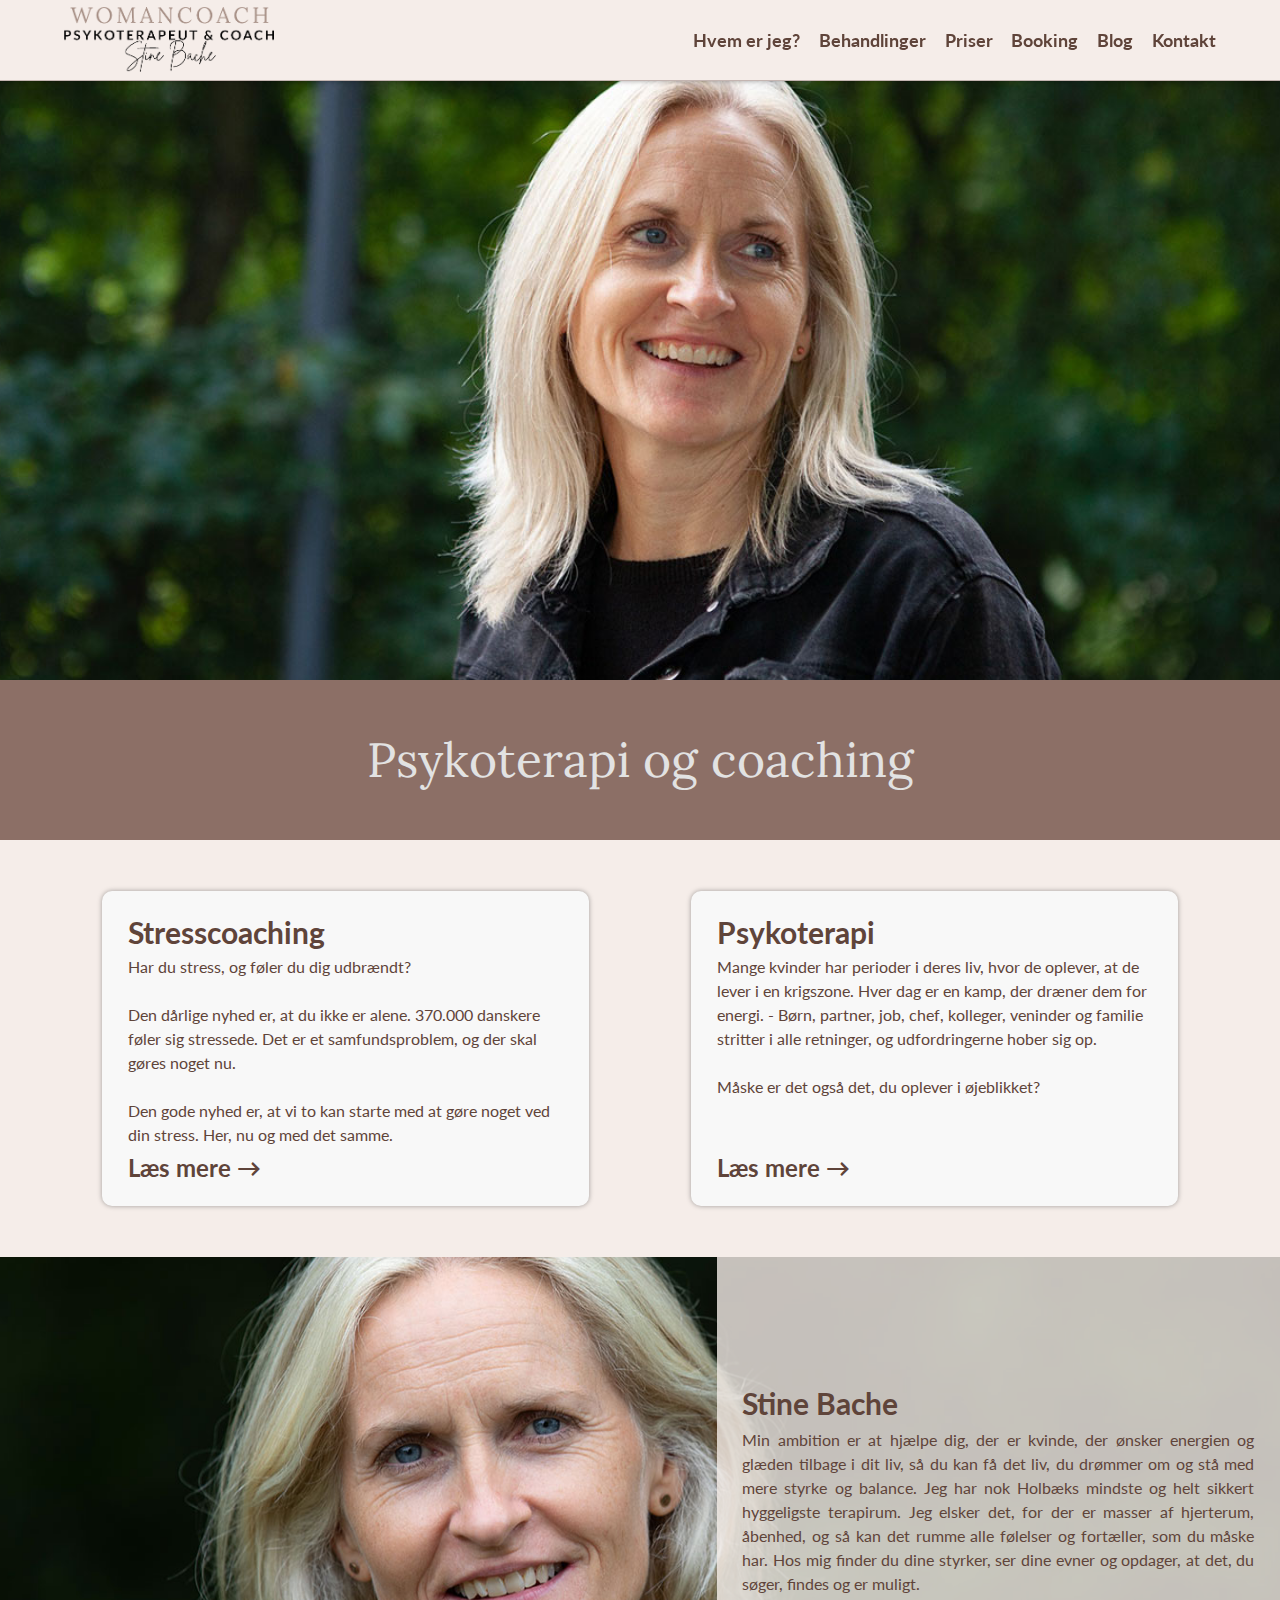
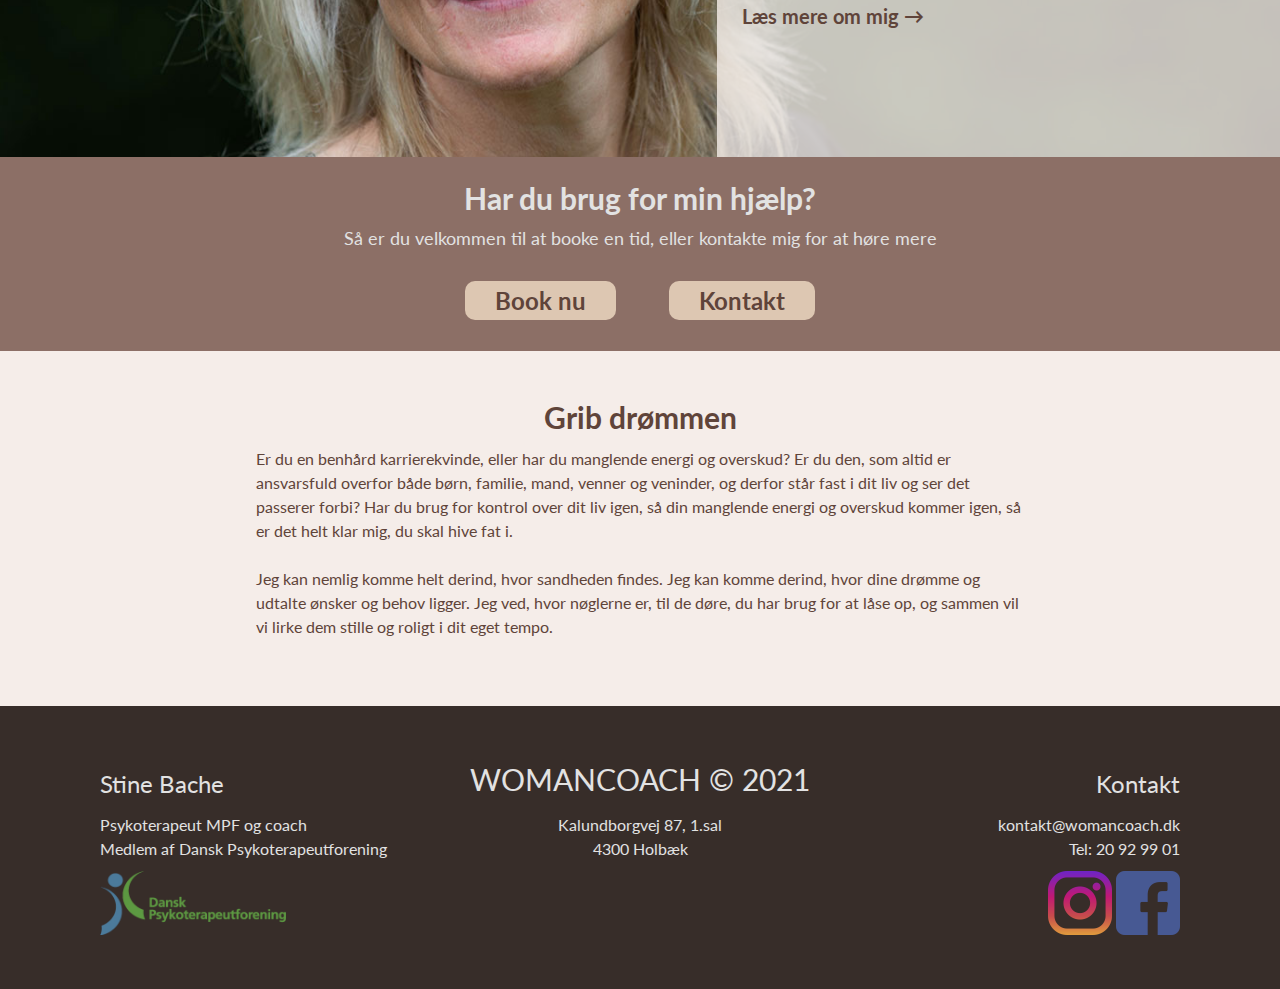
<file: index.html>
<!DOCTYPE html>
<html lang="da">

<head>
    <meta charset="UTF-8">
    <meta http-equiv="X-UA-Compatible" content="IE=edge">
    <meta name="viewport" content="width=device-width, initial-scale=1.0">
    <title>WOMANCOACH - Stresscoaching og psykoterapi</title>
    <meta name="description"
        content="Stine Bache's Womancoach giver dig muligheden for stresscoaching og psykoterapi online eller in-person i Holbæk.">
    <link rel="stylesheet" href="css/reset.css">
    <link rel="stylesheet" href="css/styles.css">
</head>

<body>
    <nav>
        <div id="navbar">
            <div id="logo">
                <a href="index.html">
                    <img src="img/logo.png" alt="Stine Bache's Womancoach Logo">
                </a>
            </div>
            <ul id="navlinks">
                <li><a href="hvemerjeg.html">Hvem er jeg?</a></li>
                <li><a href="behandlinger.html">Behandlinger</a></li>
                <li><a href="priser.html">Priser</a></li>
                <li><a href="booking.html">Booking</a></li>
                <li><a href="blog.html">Blog</a></li>
                <li><a href="kontakt.html">Kontakt</a></li>
            </ul>
            <div id="navburger">
                <div class="navburger-btn"></div>
            </div>
        </div>
        <div id="burgermenu">
            <ul>
                <li><a href="hvemerjeg.html">Hvem er jeg?</a></li>
                <li><a href="behandlinger.html">Behandlinger</a></li>
                <li><a href="priser.html">Priser</a></li>
                <li><a href="booking.html">Booking</a></li>
                <li><a href="blog.html">Blog</a></li>
                <li><a href="kontakt.html">Kontakt</a></li>
            </ul>
        </div>
    </nav>
    <div class="banner" id="forside"></div>
    <header class="divider header">
        <h1>Psykoterapi og coaching</h1>
    </header>
    <main>
        <div class="segment choices border">
            <aside>
                <h2>Stresscoaching</h2>
                <p>Har du stress, og føler du dig udbrændt?<br><br>
                    Den dårlige nyhed er, at du ikke er alene. 370.000 danskere føler sig stressede. Det er et
                    samfundsproblem, og der skal gøres noget nu.<br><br>
                    Den gode nyhed er, at vi to kan starte med at gøre noget ved din stress. Her, nu og med det samme.
                </p>
                <a href="stresscoaching.html" class="readmore">Læs mere →</a>
            </aside>
            <aside>
                <h2>Psykoterapi</h2>
                <p>Mange kvinder har perioder i deres liv, hvor de oplever, at de lever i en krigszone. Hver dag er en
                    kamp, der dræner dem for energi. - Børn, partner, job, chef, kolleger, veninder og familie stritter
                    i alle retninger, og udfordringerne hober sig op.<br><br>
                    Måske er det også det, du oplever i øjeblikket?</p>
                <a href="psykoterapi.html" class="readmore">Læs mere →</a>
            </aside>
        </div>
        <div class="introduction">
            <aside>
                <h2>Stine Bache</h2>
                <p>Min ambition er at hjælpe dig, der er kvinde, der ønsker energien og glæden tilbage i dit liv, så du
                    kan få det liv, du drømmer om og stå med mere styrke og balance. Jeg har nok Holbæks mindste og helt
                    sikkert hyggeligste terapirum. Jeg elsker det, for der er masser af hjerterum, åbenhed, og så kan
                    det rumme alle følelser og fortæller, som du måske har. Hos mig finder du dine styrker, ser dine
                    evner og opdager, at det, du søger, findes og er muligt.</p>
                <a href="hvemerjeg.html">Læs mere om mig →</a>
            </aside>
        </div>
        <section class="divider">
            <div class="dividercontent">
                <h2>Har du brug for min hjælp?</h2>
                <p>Så er du velkommen til at booke en tid, eller kontakte mig for at høre mere</p>
                <div class="buttons">
                    <a href="booking.html" class="btn">Book nu</a>
                    <a href="kontakt.html" class="btn">Kontakt</a>
                </div>
            </div>
        </section>
        <section class="centercontent">
            <h2>Grib drømmen</h2>
            <p>Er du en benhård karrierekvinde, eller har du manglende energi og overskud? Er du den, som altid er
                ansvarsfuld overfor både børn, familie, mand, venner og veninder, og derfor står fast i dit liv og
                ser det passerer forbi? Har du brug for kontrol over dit liv igen, så din manglende energi og
                overskud kommer igen, så er det helt klar mig, du skal hive fat i.<br><br>
                Jeg kan nemlig komme helt derind, hvor sandheden findes. Jeg kan komme derind, hvor dine drømme og
                udtalte ønsker og behov ligger. Jeg ved, hvor nøglerne er, til de døre, du har brug for at låse op,
                og sammen vil vi lirke dem stille og roligt i dit eget tempo.
            </p>
        </section>
    </main>
    <footer>
        <div class="footercontent">
            <div class="footertop">
                <p>Stine Bache</p>
                <p>WOMANCOACH © 2021</p>
                <p>Kontakt</p>
            </div>
            <div class="footermiddle">
                <p>Psykoterapeut MPF og coach<br>
                    Medlem af Dansk Psykoterapeutforening</p>
                <p>Kalundborgvej 87, 1.sal<br>
                    4300 Holbæk</p>
                <p>kontakt@womancoach.dk<br>
                    Tel: 20 92 99 01</p>
            </div>
            <div class="footerbottom">
                <img src="img/icons/DPF_logo.png" alt="Dansk Psykoterapeutforening logo">
                <div class="SoMebuttons">
                    <a href=""><img src="img/icons/instagram.png" alt="Instagram transparent logo"></a>
                    <a href=""><img src="img/icons/facebook.png" alt="Facebook transparent logo"></a>
                </div>
            </div>
        </div>
    </footer>
    <script src="js/javascript.js"></script>
</body>

</html>
</file>
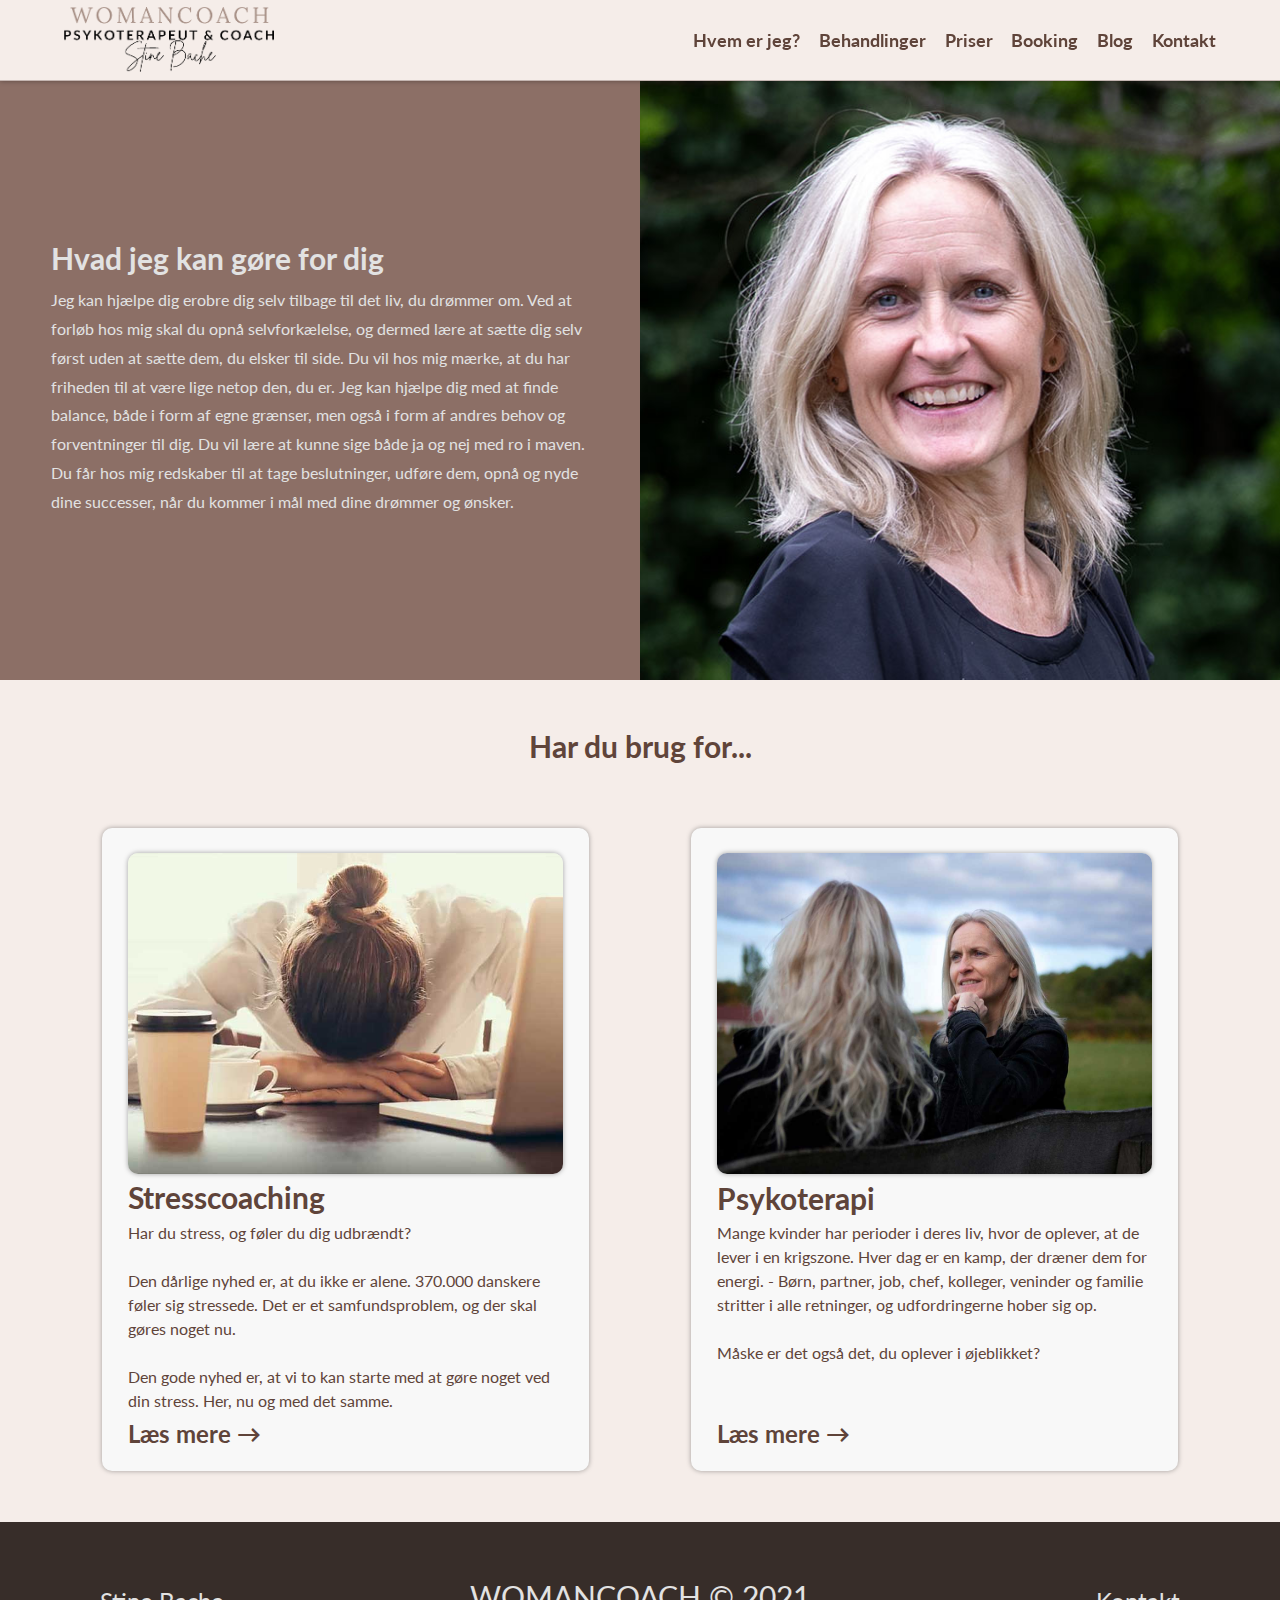
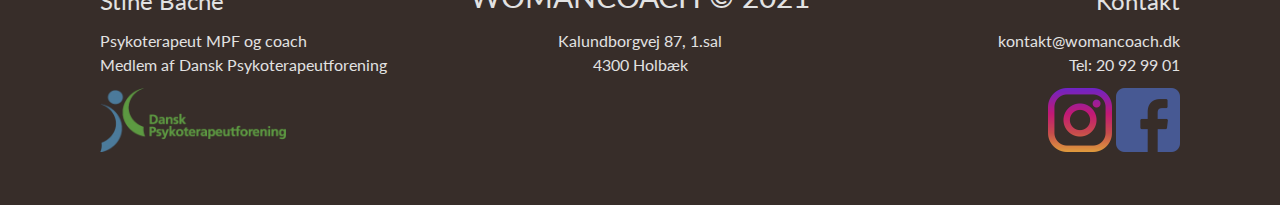
<file: behandlinger.html>
<!DOCTYPE html>
<html lang="da">

<head>
    <meta charset="UTF-8">
    <meta http-equiv="X-UA-Compatible" content="IE=edge">
    <meta name="viewport" content="width=device-width, initial-scale=1.0">
    <title>WOMANCOACH - Vores typer behandlinger</title>
    <meta name="description"
        content="Stine Bache's Womancoach giver dig muligheden for stresscoaching og psykoterapi online eller in-person i Holbæk.">
    <link rel="stylesheet" href="css/reset.css">
    <link rel="stylesheet" href="css/styles.css">
</head>

<body>
    <nav>
        <div id="navbar">
            <div id="logo">
                <a href="index.html">
                    <img src="img/logo.png" alt="Stine Bache's Womancoach Logo">
                </a>
            </div>
            <ul id="navlinks">
                <li><a href="hvemerjeg.html">Hvem er jeg?</a></li>
                <li><a href="behandlinger.html">Behandlinger</a></li>
                <li><a href="priser.html">Priser</a></li>
                <li><a href="booking.html">Booking</a></li>
                <li><a href="blog.html">Blog</a></li>
                <li><a href="kontakt.html">Kontakt</a></li>
            </ul>
            <div id="navburger">
                <div class="navburger-btn"></div>
            </div>
        </div>
        <div id="burgermenu">
            <ul>
                <li><a href="hvemerjeg.html">Hvem er jeg?</a></li>
                <li><a href="behandlinger.html">Behandlinger</a></li>
                <li><a href="priser.html">Priser</a></li>
                <li><a href="booking.html">Booking</a></li>
                <li><a href="blog.html">Blog</a></li>
                <li><a href="kontakt.html">Kontakt</a></li>
            </ul>
        </div>
    </nav>
    <div class="behandlingertop">
        <aside class="behandlingerbanner"></aside>
        <aside class="behandlingertekst">
            <h2>Hvad jeg kan gøre for dig</h2>
            <p>Jeg kan hjælpe dig erobre dig selv tilbage til det liv, du drømmer om. Ved at forløb hos mig skal du opnå
                selvforkælelse, og dermed lære at sætte dig selv først uden at sætte dem, du elsker til side. Du vil hos
                mig mærke, at du har friheden til at være lige netop den, du er. Jeg kan hjælpe dig med at finde
                balance, både i form af egne grænser, men også i form af andres behov og forventninger til dig. Du vil
                lære at kunne sige både ja og nej med ro i maven. Du får hos mig redskaber til at tage beslutninger,
                udføre dem, opnå og nyde dine successer, når du kommer i mål med dine drømmer og ønsker.</p>
        </aside>
        <aside class="behandlingerbanner"></aside>
    </div>
    <main>
        <section class="centercontent" id="behandlingerintro">
            <h2>Har du brug for...</h2>
        </section>
        <div class="segment choices border">
            <aside>
                <img src="img/stress.jpg" alt="Abejdsstresset kvinde foran computer">
                <h2>Stresscoaching</h2>
                <p>Har du stress, og føler du dig udbrændt?<br><br>
                    Den dårlige nyhed er, at du ikke er alene. 370.000 danskere føler sig stressede. Det er et
                    samfundsproblem, og der skal gøres noget nu.<br><br>
                    Den gode nyhed er, at vi to kan starte med at gøre noget ved din stress. Her, nu og med det samme.
                </p>
                <a href="stresscoaching.html" class="readmore">Læs mere →</a>
            </aside>
            <aside>
                <img src="img/psykoterapi.jpg" alt="Stine Bache snakker med en klient">
                <h2>Psykoterapi</h2>
                <p>Mange kvinder har perioder i deres liv, hvor de oplever, at de lever i en krigszone. Hver dag er en
                    kamp, der dræner dem for energi. - Børn, partner, job, chef, kolleger, veninder og familie stritter
                    i alle retninger, og udfordringerne hober sig op.<br><br>
                    Måske er det også det, du oplever i øjeblikket?</p>
                <a href="psykoterapi.html" class="readmore">Læs mere →</a>
            </aside>
        </div>
    </main>
    <footer>
        <div class="footercontent">
            <div class="footertop">
                <p>Stine Bache</p>
                <p>WOMANCOACH © 2021</p>
                <p>Kontakt</p>
            </div>
            <div class="footermiddle">
                <p>Psykoterapeut MPF og coach<br>
                    Medlem af Dansk Psykoterapeutforening</p>
                <p>Kalundborgvej 87, 1.sal<br>
                    4300 Holbæk</p>
                <p>kontakt@womancoach.dk<br>
                    Tel: 20 92 99 01</p>
            </div>
            <div class="footerbottom">
                <img src="img/icons/DPF_logo.png" alt="Dansk Psykoterapeutforening logo">
                <div class="SoMebuttons">
                    <a href=""><img src="img/icons/instagram.png" alt="Instagram transparent logo"></a>
                    <a href=""><img src="img/icons/facebook.png" alt="Facebook transparent logo"></a>
                </div>
            </div>
        </div>
    </footer>
    <script src="js/javascript.js"></script>
</body>

</html>
</file>
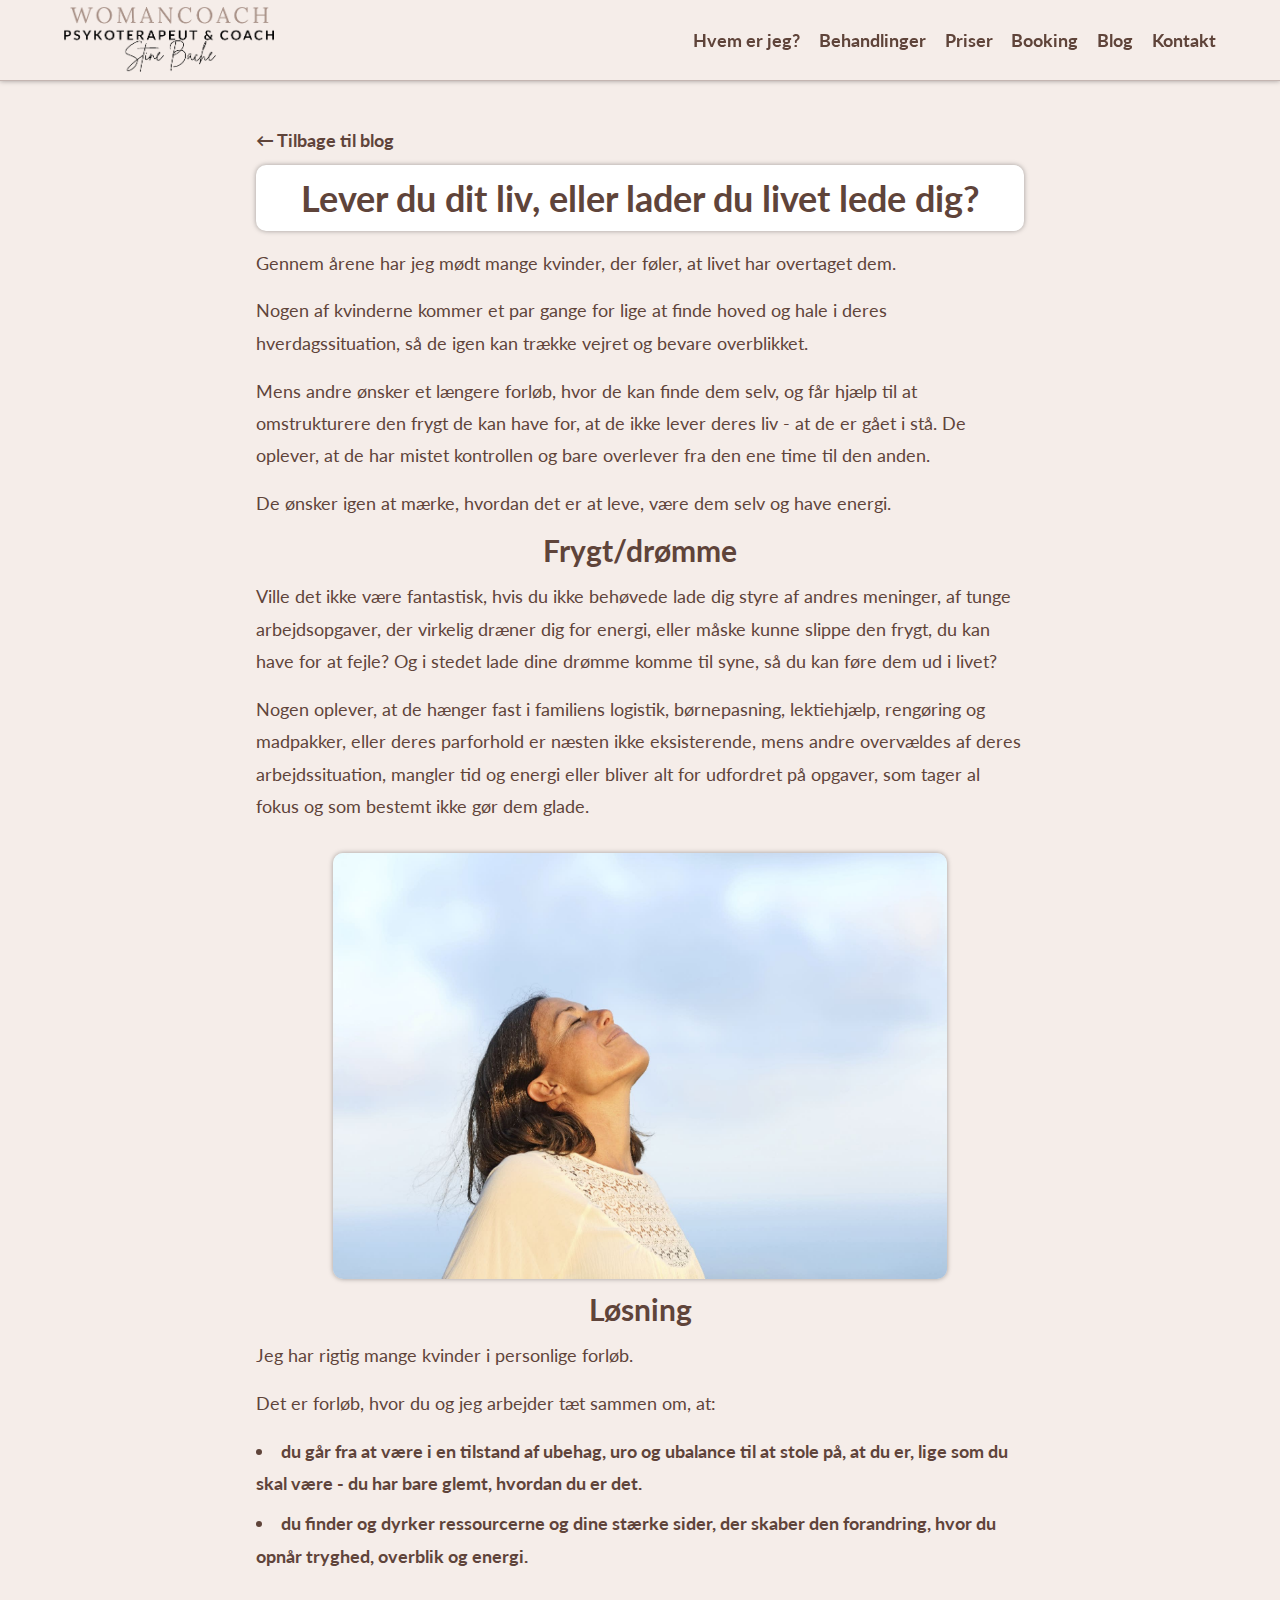
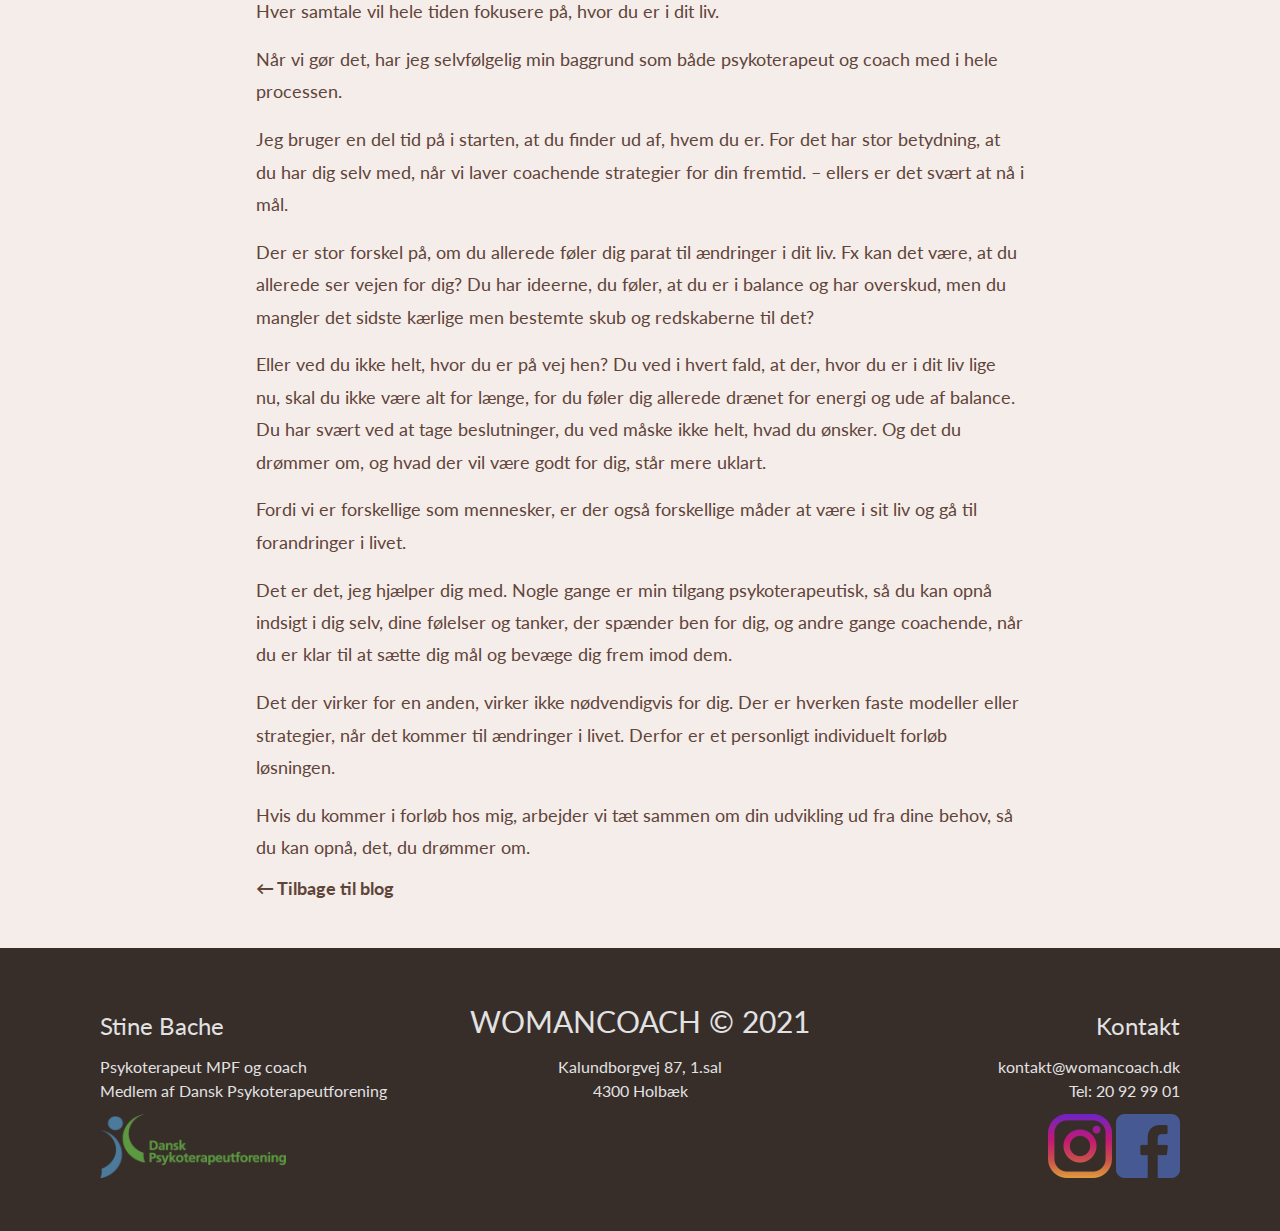
<file: blog-lever-du-dit-liv.html>
<!DOCTYPE html>
<html lang="da">

<head>
    <meta charset="UTF-8">
    <meta http-equiv="X-UA-Compatible" content="IE=edge">
    <meta name="viewport" content="width=device-width, initial-scale=1.0">
    <title>WOMANCOACH - Lever du dit liv?</title>
    <meta name="description"
        content="Stine Bache's Womancoach giver dig muligheden for stresscoaching og psykoterapi online eller in-person i Holbæk.">
    <link rel="stylesheet" href="css/reset.css">
    <link rel="stylesheet" href="css/styles.css">
</head>

<body>
    <nav>
        <div id="navbar">
            <div id="logo">
                <a href="index.html">
                    <img src="img/logo.png" alt="Stine Bache's Womancoach Logo">
                </a>
            </div>
            <ul id="navlinks">
                <li><a href="hvemerjeg.html">Hvem er jeg?</a></li>
                <li><a href="behandlinger.html">Behandlinger</a></li>
                <li><a href="priser.html">Priser</a></li>
                <li><a href="booking.html">Booking</a></li>
                <li><a href="blog.html">Blog</a></li>
                <li><a href="kontakt.html">Kontakt</a></li>
            </ul>
            <div id="navburger">
                <div class="navburger-btn"></div>
            </div>
        </div>
        <div id="burgermenu">
            <ul>
                <li><a href="hvemerjeg.html">Hvem er jeg?</a></li>
                <li><a href="behandlinger.html">Behandlinger</a></li>
                <li><a href="priser.html">Priser</a></li>
                <li><a href="booking.html">Booking</a></li>
                <li><a href="blog.html">Blog</a></li>
                <li><a href="kontakt.html">Kontakt</a></li>
            </ul>
        </div>
    </nav>
    <main class="blog-content">
        <section class="centercontent">
            <a href="blog.html">← Tilbage til blog</a>
            <h1>Lever du dit liv, eller lader du livet lede dig?</h1>
            <p>Gennem årene har jeg mødt mange kvinder, der føler, at livet har overtaget dem.
            </p>
            <p>Nogen af kvinderne kommer et par gange for lige at finde hoved og hale i deres hverdagssituation, så de
                igen kan trække vejret og bevare overblikket.</p>
            <p>Mens andre ønsker et længere forløb, hvor de kan finde dem selv, og får hjælp til at omstrukturere den
                frygt
                de kan have for, at de ikke lever deres liv - at de er gået i stå. De oplever, at de har mistet
                kontrollen
                og bare overlever fra den ene time til den anden.</p>
            <p>De ønsker igen at mærke, hvordan det er at leve, være dem selv og have energi.
            </p>
            <h2>Frygt/drømme</h2>
            <p>Ville det ikke være fantastisk, hvis du ikke behøvede lade dig styre af andres meninger, af
                tunge arbejdsopgaver, der virkelig dræner dig for energi, eller måske kunne slippe den frygt, du kan
                have
                for at fejle? Og i stedet lade dine drømme komme til syne, så du kan føre dem ud i livet?
            </p>
            <p>Nogen oplever, at de hænger fast i familiens logistik, børnepasning, lektiehjælp, rengøring og madpakker,
                eller deres parforhold er næsten ikke eksisterende, mens andre overvældes af deres arbejdssituation,
                mangler
                tid og energi eller bliver alt for udfordret på opgaver, som tager al fokus og som bestemt ikke gør dem
                glade.</p>
            <img src="img/ambition.jpeg" alt="Stressfri kvinde der nyder livet">
            <h2>Løsning</h2>
            <p>Jeg har rigtig mange kvinder i personlige forløb.</p>
            <p> Det er forløb, hvor du og jeg arbejder tæt sammen om, at:</p>
            <ul>
                <li>du går fra at være i en tilstand af ubehag, uro og ubalance til at stole på, at du er, lige som du
                    skal være - du har bare glemt, hvordan du er det.</li>
                <li>du finder og dyrker ressourcerne og dine stærke sider, der skaber den forandring, hvor du opnår
                    tryghed, overblik og energi.</li>
            </ul>
            <p>Hver samtale vil hele tiden fokusere på, hvor du er i dit liv.
            </p>
            <p>Når vi gør det, har jeg selvfølgelig min baggrund som både psykoterapeut og coach med i hele processen.
            </p>
            <p>Jeg bruger en del tid på i starten, at du finder ud af, hvem du er.
                For det har stor betydning, at du har dig selv med, når vi laver coachende strategier for din fremtid. –
                ellers er det svært at nå i mål.</p>
            <p>
                Der er stor forskel på, om du allerede føler dig parat til ændringer i dit liv. Fx kan det være, at du
                allerede ser vejen for dig? Du har ideerne, du føler, at du er i balance og har overskud, men du mangler
                det
                sidste kærlige men bestemte skub og redskaberne til det?
            </p>
            <p>Eller ved du ikke helt, hvor du er på vej hen? Du ved i hvert fald, at der, hvor du er i dit liv lige nu,
                skal du ikke være alt for længe, for du føler dig allerede drænet for energi og ude af balance. Du har
                svært
                ved at tage beslutninger, du ved måske ikke helt, hvad du ønsker. Og det du drømmer om, og hvad der vil
                være
                godt for dig, står mere uklart.</p>
            <p>Fordi vi er forskellige som mennesker, er der også forskellige måder at være i sit liv og gå til
                forandringer i livet.</p>
            <p>Det er det, jeg hjælper dig med. Nogle gange er min tilgang psykoterapeutisk, så du kan opnå indsigt i
                dig
                selv, dine følelser og tanker, der spænder ben for dig, og andre gange coachende, når du er klar til at
                sætte dig mål og bevæge dig frem imod dem.</p>
            <p>Det der virker for en anden, virker ikke nødvendigvis for dig. Der er hverken faste modeller eller
                strategier, når det kommer til ændringer i livet. Derfor er et personligt individuelt forløb løsningen.
            </p>
            <p>Hvis du kommer i forløb hos mig, arbejder vi tæt sammen om din udvikling ud fra dine behov, så du kan
                opnå,
                det, du drømmer om.</p>
            <a href="blog.html">← Tilbage til blog</a>
        </section>
    </main>
    <footer>
        <div class="footercontent">
            <div class="footertop">
                <p>Stine Bache</p>
                <p>WOMANCOACH © 2021</p>
                <p>Kontakt</p>
            </div>
            <div class="footermiddle">
                <p>Psykoterapeut MPF og coach<br>
                    Medlem af Dansk Psykoterapeutforening</p>
                <p>Kalundborgvej 87, 1.sal<br>
                    4300 Holbæk</p>
                <p>kontakt@womancoach.dk<br>
                    Tel: 20 92 99 01</p>
            </div>
            <div class="footerbottom">
                <img src="img/icons/DPF_logo.png" alt="Dansk Psykoterapeutforening logo">
                <div class="SoMebuttons">
                    <a href=""><img src="img/icons/instagram.png" alt="Instagram transparent logo"></a>
                    <a href=""><img src="img/icons/facebook.png" alt="Facebook transparent logo"></a>
                </div>
            </div>
        </div>
    </footer>
    <script src="js/javascript.js"></script>
</body>

</html>
</file>
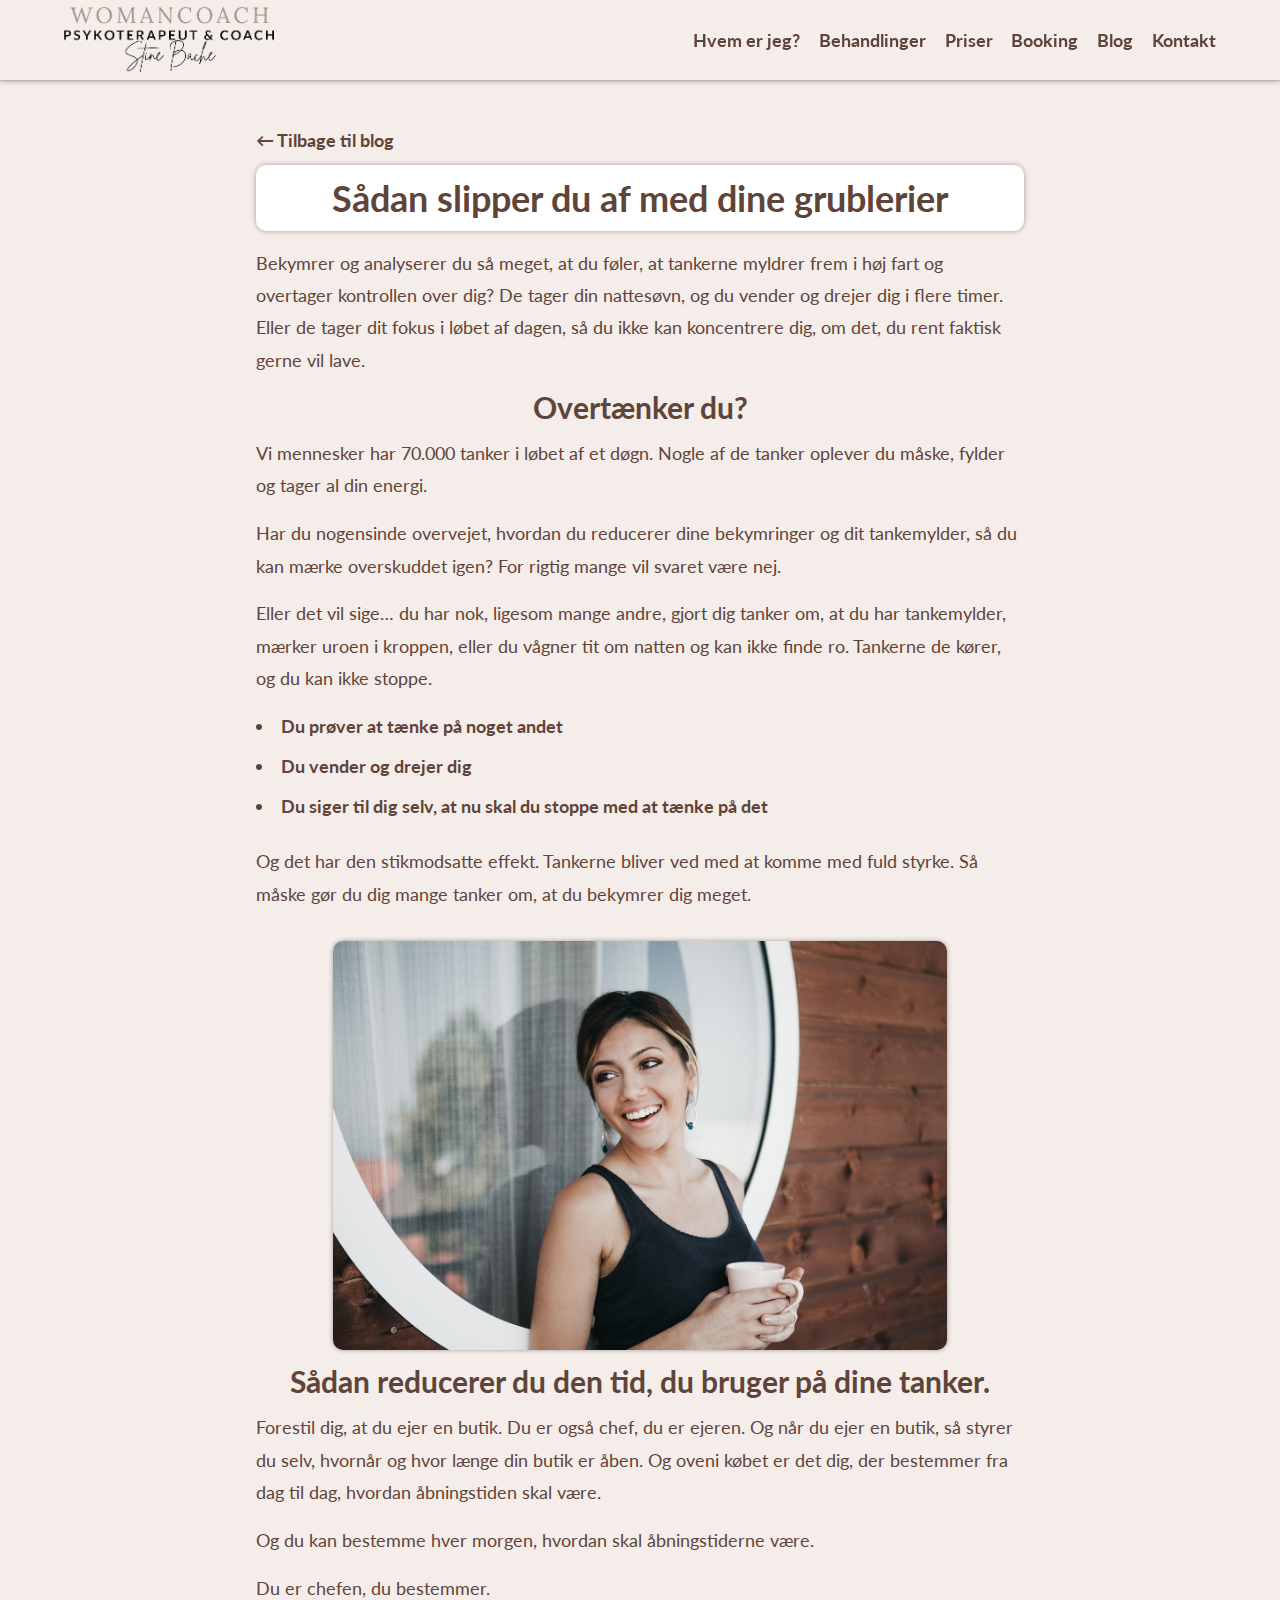
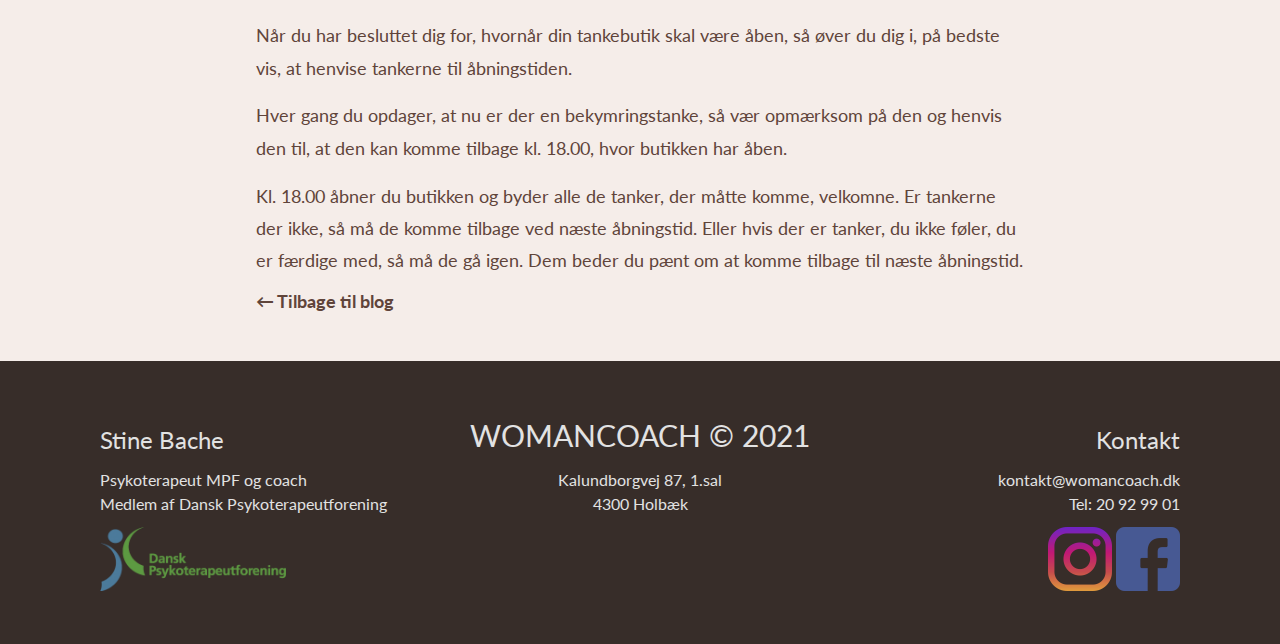
<file: blog-slip-af-med-grublerier.html>
<!DOCTYPE html>
<html lang="da">

<head>
    <meta charset="UTF-8">
    <meta http-equiv="X-UA-Compatible" content="IE=edge">
    <meta name="viewport" content="width=device-width, initial-scale=1.0">
    <title>WOMANCOACH - Lever du dit liv?</title>
    <meta name="description"
        content="Stine Bache's Womancoach giver dig muligheden for stresscoaching og psykoterapi online eller in-person i Holbæk.">
    <link rel="stylesheet" href="css/reset.css">
    <link rel="stylesheet" href="css/styles.css">
</head>

<body>
    <nav>
        <div id="navbar">
            <div id="logo">
                <a href="index.html">
                    <img src="img/logo.png" alt="Stine Bache's Womancoach Logo">
                </a>
            </div>
            <ul id="navlinks">
                <li><a href="hvemerjeg.html">Hvem er jeg?</a></li>
                <li><a href="behandlinger.html">Behandlinger</a></li>
                <li><a href="priser.html">Priser</a></li>
                <li><a href="booking.html">Booking</a></li>
                <li><a href="blog.html">Blog</a></li>
                <li><a href="kontakt.html">Kontakt</a></li>
            </ul>
            <div id="navburger">
                <div class="navburger-btn"></div>
            </div>
        </div>
        <div id="burgermenu">
            <ul>
                <li><a href="hvemerjeg.html">Hvem er jeg?</a></li>
                <li><a href="behandlinger.html">Behandlinger</a></li>
                <li><a href="priser.html">Priser</a></li>
                <li><a href="booking.html">Booking</a></li>
                <li><a href="blog.html">Blog</a></li>
                <li><a href="kontakt.html">Kontakt</a></li>
            </ul>
        </div>
    </nav>
    <main class="blog-content">
        <section class="centercontent">
            <a href="blog.html">← Tilbage til blog</a>
            <h1>Sådan slipper du af med dine grublerier</h1>
            <p>Bekymrer og analyserer du så meget, at du føler, at tankerne myldrer frem i høj fart og overtager
                kontrollen over dig? De tager din nattesøvn, og du vender og drejer dig i flere timer. Eller de tager
                dit fokus i løbet af dagen, så du ikke kan koncentrere dig, om det, du rent faktisk gerne vil lave.</p>
            <h2>Overtænker du?</h2>
            <p>Vi mennesker har 70.000 tanker i løbet af et døgn. Nogle af de tanker oplever du måske, fylder og tager
                al din energi.</p>
            <p>Har du nogensinde overvejet, hvordan du reducerer dine bekymringer og dit tankemylder, så du kan mærke
                overskuddet igen?
                For rigtig mange vil svaret være nej.</p>
            <p>Eller det vil sige… du har nok, ligesom mange andre, gjort dig tanker om, at du har tankemylder, mærker
                uroen i kroppen, eller du vågner tit om natten og kan ikke finde ro. Tankerne de kører, og du kan ikke
                stoppe.</p>
            <ul>
                <li>Du prøver at tænke på noget andet</li>
                <li>Du vender og drejer dig</li>
                <li>Du siger til dig selv, at nu skal du stoppe med at tænke på det</li>
            </ul>
            <p>Og det har den stikmodsatte effekt. Tankerne bliver ved med at komme med fuld styrke. Så måske gør du dig
                mange tanker om, at du bekymrer dig meget.</p>
            <img src="img/stresscoaching-banner.jpg" alt="Stressfri kvinde der nyder livet">
            <h2>Sådan reducerer du den tid, du bruger på dine tanker.</h2>
            <p>Forestil dig, at du ejer en butik. Du er også chef, du er ejeren. Og når du ejer en butik, så styrer du
                selv, hvornår og hvor længe din butik er åben. Og oveni købet er det dig, der bestemmer fra dag til dag,
                hvordan åbningstiden skal være.</p>
            <p>Og du kan bestemme hver morgen, hvordan skal åbningstiderne være.</p>
            <p>Du er chefen, du bestemmer.</p>
            <p>Når du har besluttet dig for, hvornår din tankebutik skal være åben, så øver du dig i, på bedste vis, at
                henvise tankerne til åbningstiden.</p>
            <p>Hver gang du opdager, at nu er der en bekymringstanke, så vær opmærksom på den og henvis den til, at den
                kan komme tilbage kl. 18.00, hvor butikken har åben.</p>
            <p>Kl. 18.00 åbner du butikken og byder alle de tanker, der måtte komme, velkomne.
                Er tankerne der ikke, så må de komme tilbage ved næste åbningstid. Eller hvis der er tanker, du ikke
                føler, du er færdige med, så må de gå igen. Dem beder du pænt om at komme tilbage til næste åbningstid.
            </p>
            <a href="blog.html">← Tilbage til blog</a>
        </section>
    </main>
    <footer>
        <div class="footercontent">
            <div class="footertop">
                <p>Stine Bache</p>
                <p>WOMANCOACH © 2021</p>
                <p>Kontakt</p>
            </div>
            <div class="footermiddle">
                <p>Psykoterapeut MPF og coach<br>
                    Medlem af Dansk Psykoterapeutforening</p>
                <p>Kalundborgvej 87, 1.sal<br>
                    4300 Holbæk</p>
                <p>kontakt@womancoach.dk<br>
                    Tel: 20 92 99 01</p>
            </div>
            <div class="footerbottom">
                <img src="img/icons/DPF_logo.png" alt="Dansk Psykoterapeutforening logo">
                <div class="SoMebuttons">
                    <a href=""><img src="img/icons/instagram.png" alt="Instagram transparent logo"></a>
                    <a href=""><img src="img/icons/facebook.png" alt="Facebook transparent logo"></a>
                </div>
            </div>
        </div>
    </footer>
    <script src="js/javascript.js"></script>
</body>

</html>
</file>
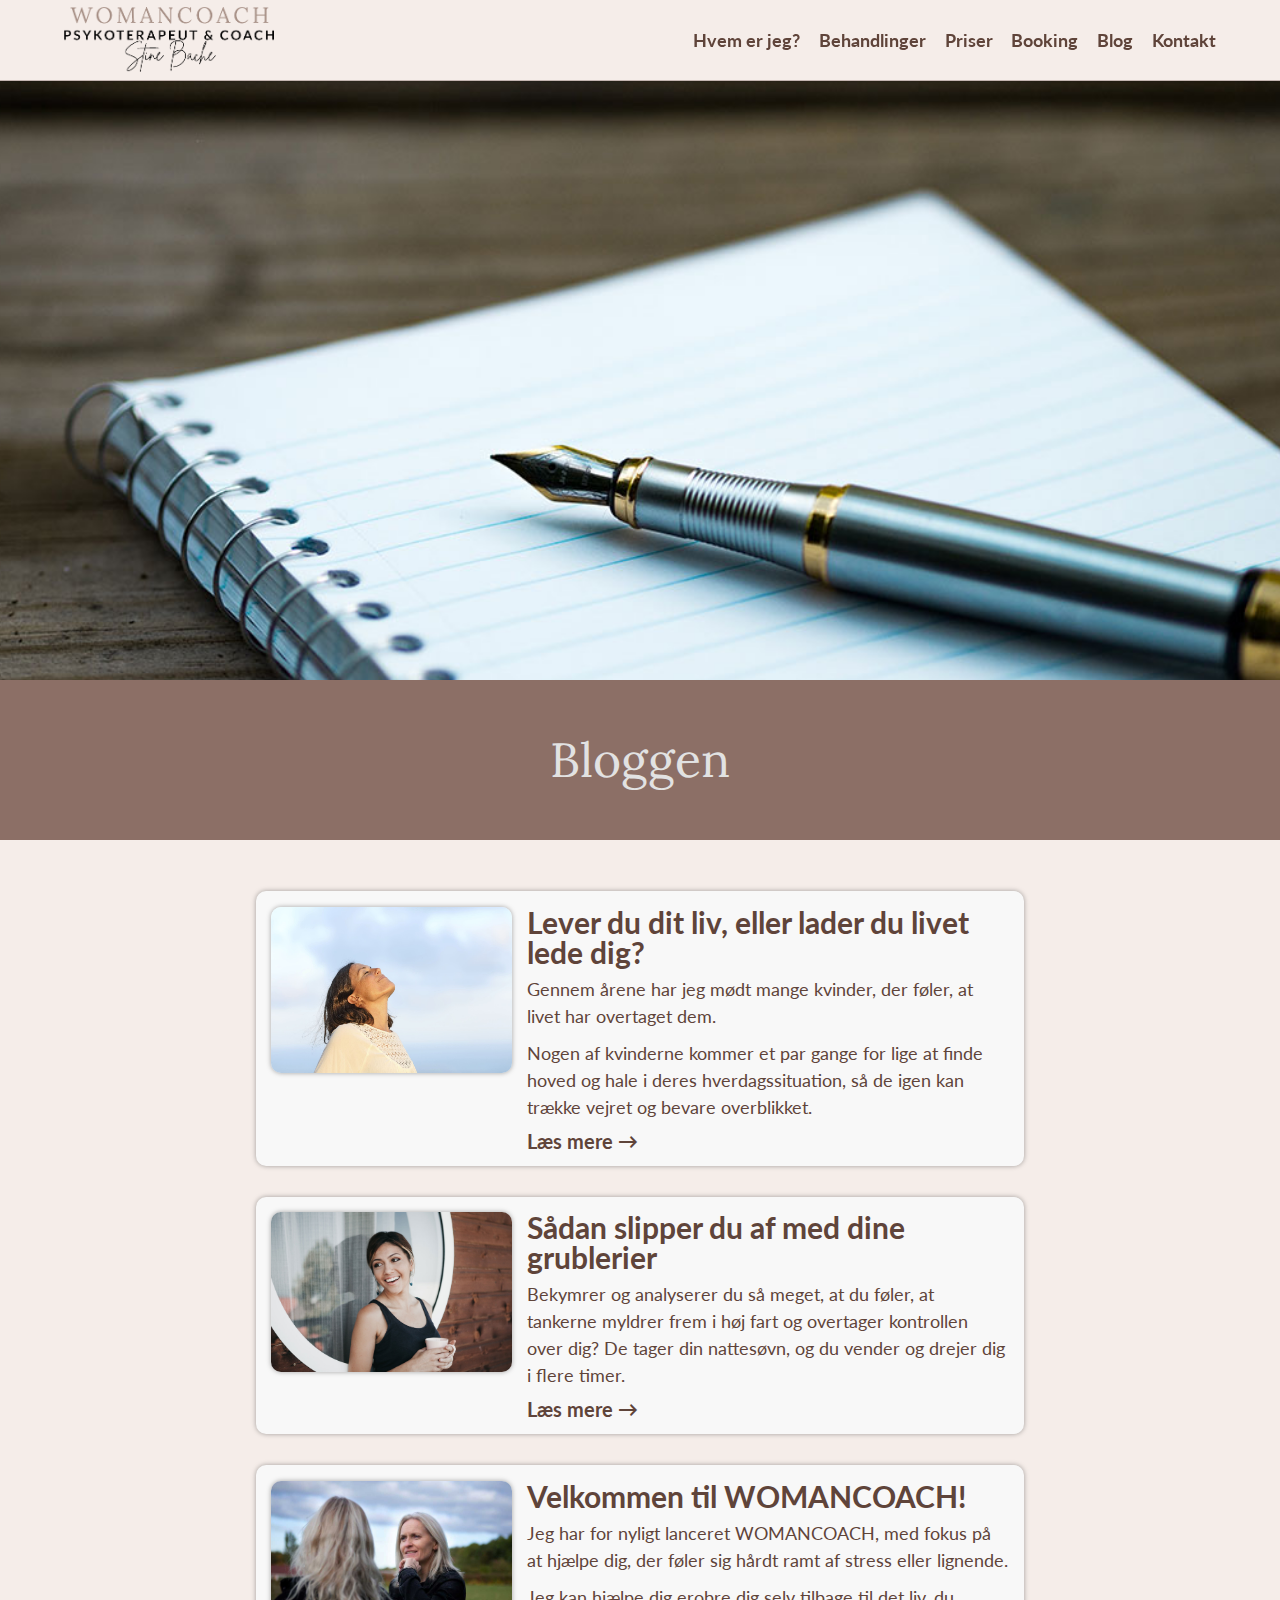
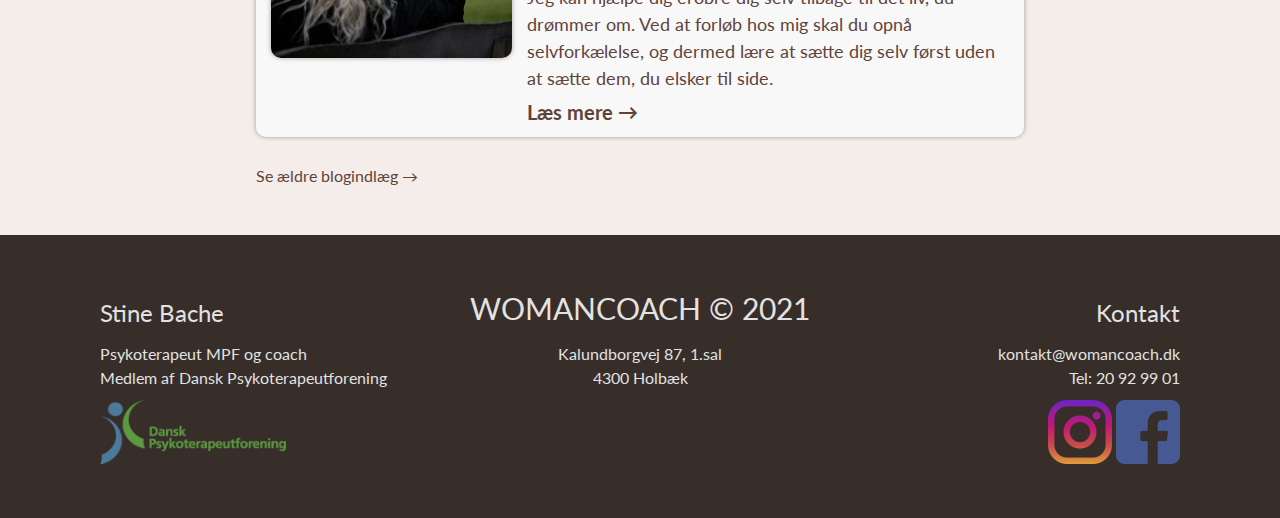
<file: blog.html>
<!DOCTYPE html>
<html lang="da">

<head>
    <meta charset="UTF-8">
    <meta http-equiv="X-UA-Compatible" content="IE=edge">
    <meta name="viewport" content="width=device-width, initial-scale=1.0">
    <title>WOMANCOACH - Bloggen</title>
    <meta name="description"
        content="Stine Bache's Womancoach giver dig muligheden for stresscoaching og psykoterapi online eller in-person i Holbæk.">
    <link rel="stylesheet" href="css/reset.css">
    <link rel="stylesheet" href="css/styles.css">
</head>

<body>
    <nav>
        <div id="navbar">
            <div id="logo">
                <a href="index.html">
                    <img src="img/logo.png" alt="Stine Bache's Womancoach Logo">
                </a>
            </div>
            <ul id="navlinks">
                <li><a href="hvemerjeg.html">Hvem er jeg?</a></li>
                <li><a href="behandlinger.html">Behandlinger</a></li>
                <li><a href="priser.html">Priser</a></li>
                <li><a href="booking.html">Booking</a></li>
                <li><a href="blog.html">Blog</a></li>
                <li><a href="kontakt.html">Kontakt</a></li>
            </ul>
            <div id="navburger">
                <div class="navburger-btn"></div>
            </div>
        </div>
        <div id="burgermenu">
            <ul>
                <li><a href="hvemerjeg.html">Hvem er jeg?</a></li>
                <li><a href="behandlinger.html">Behandlinger</a></li>
                <li><a href="priser.html">Priser</a></li>
                <li><a href="booking.html">Booking</a></li>
                <li><a href="blog.html">Blog</a></li>
                <li><a href="kontakt.html">Kontakt</a></li>
            </ul>
        </div>
    </nav>
    <div class="banner" id="blog"></div>
    <header class="divider header">
        <h1>Bloggen</h1>
    </header>
    <main>
        <section class="centercontent">
            <div class="blog-entry">
                <div class="blog-entry-img"><img src="img/ambition.jpeg" alt="Stressfri kvinde der nyder livet"></div>
                <div class="blog-entry-text">
                    <h2>Lever du dit liv, eller lader du livet lede dig?
                    </h2>
                    <p>Gennem årene har jeg mødt mange kvinder, der føler, at livet har overtaget dem.</p>
                    <p>Nogen af kvinderne kommer et par gange for lige at finde hoved og hale i deres
                        hverdagssituation, så de igen kan trække vejret og bevare overblikket.
                    </p>
                    <a href="blog-lever-du-dit-liv.html" class="readmore">Læs mere →</a>
                </div>
            </div>
            <div class="blog-entry">
                <div class="blog-entry-img"><img src="img/stresscoaching-banner.jpg" alt=""></div>
                <div class="blog-entry-text">
                    <h2>Sådan slipper du af med dine grublerier</h2>
                    <p>Bekymrer og analyserer du så meget, at du føler, at tankerne myldrer frem i høj fart og overtager
                        kontrollen over dig? De tager din nattesøvn, og du vender og drejer dig i flere timer.</p>
                    <a href="blog-slip-af-med-grublerier.html" class="readmore">Læs mere →</a>
                </div>
            </div>
            <div class="blog-entry">
                <div class="blog-entry-img"><img src="img/psykoterapi.jpg" alt=""></div>
                <div class="blog-entry-text">
                    <h2>Velkommen til WOMANCOACH!
                    </h2>
                    <p>Jeg har for nyligt lanceret WOMANCOACH, med fokus på at hjælpe dig, der føler sig hårdt ramt
                        af stress eller lignende.</p>
                    <p>Jeg kan hjælpe dig erobre dig selv tilbage til det liv, du drømmer om. Ved at forløb hos mig skal
                        du opnå selvforkælelse, og dermed lære at sætte dig selv først uden at sætte dem, du elsker til
                        side.</p>
                    <a href="behandlinger.html" class="readmore">Læs mere →</a>
                </div>
            </div>
            <a href="" class="older-blogs">Se ældre blogindlæg →</a>
        </section>
    </main>
    <footer>
        <div class="footercontent">
            <div class="footertop">
                <p>Stine Bache</p>
                <p>WOMANCOACH © 2021</p>
                <p>Kontakt</p>
            </div>
            <div class="footermiddle">
                <p>Psykoterapeut MPF og coach<br>
                    Medlem af Dansk Psykoterapeutforening</p>
                <p>Kalundborgvej 87, 1.sal<br>
                    4300 Holbæk</p>
                <p>kontakt@womancoach.dk<br>
                    Tel: 20 92 99 01</p>
            </div>
            <div class="footerbottom">
                <img src="img/icons/DPF_logo.png" alt="Dansk Psykoterapeutforening logo">
                <div class="SoMebuttons">
                    <a href=""><img src="img/icons/instagram.png" alt="Instagram transparent logo"></a>
                    <a href=""><img src="img/icons/facebook.png" alt="Facebook transparent logo"></a>
                </div>
            </div>
        </div>
    </footer>
    <script src="js/javascript.js"></script>
</body>

</html>
</file>
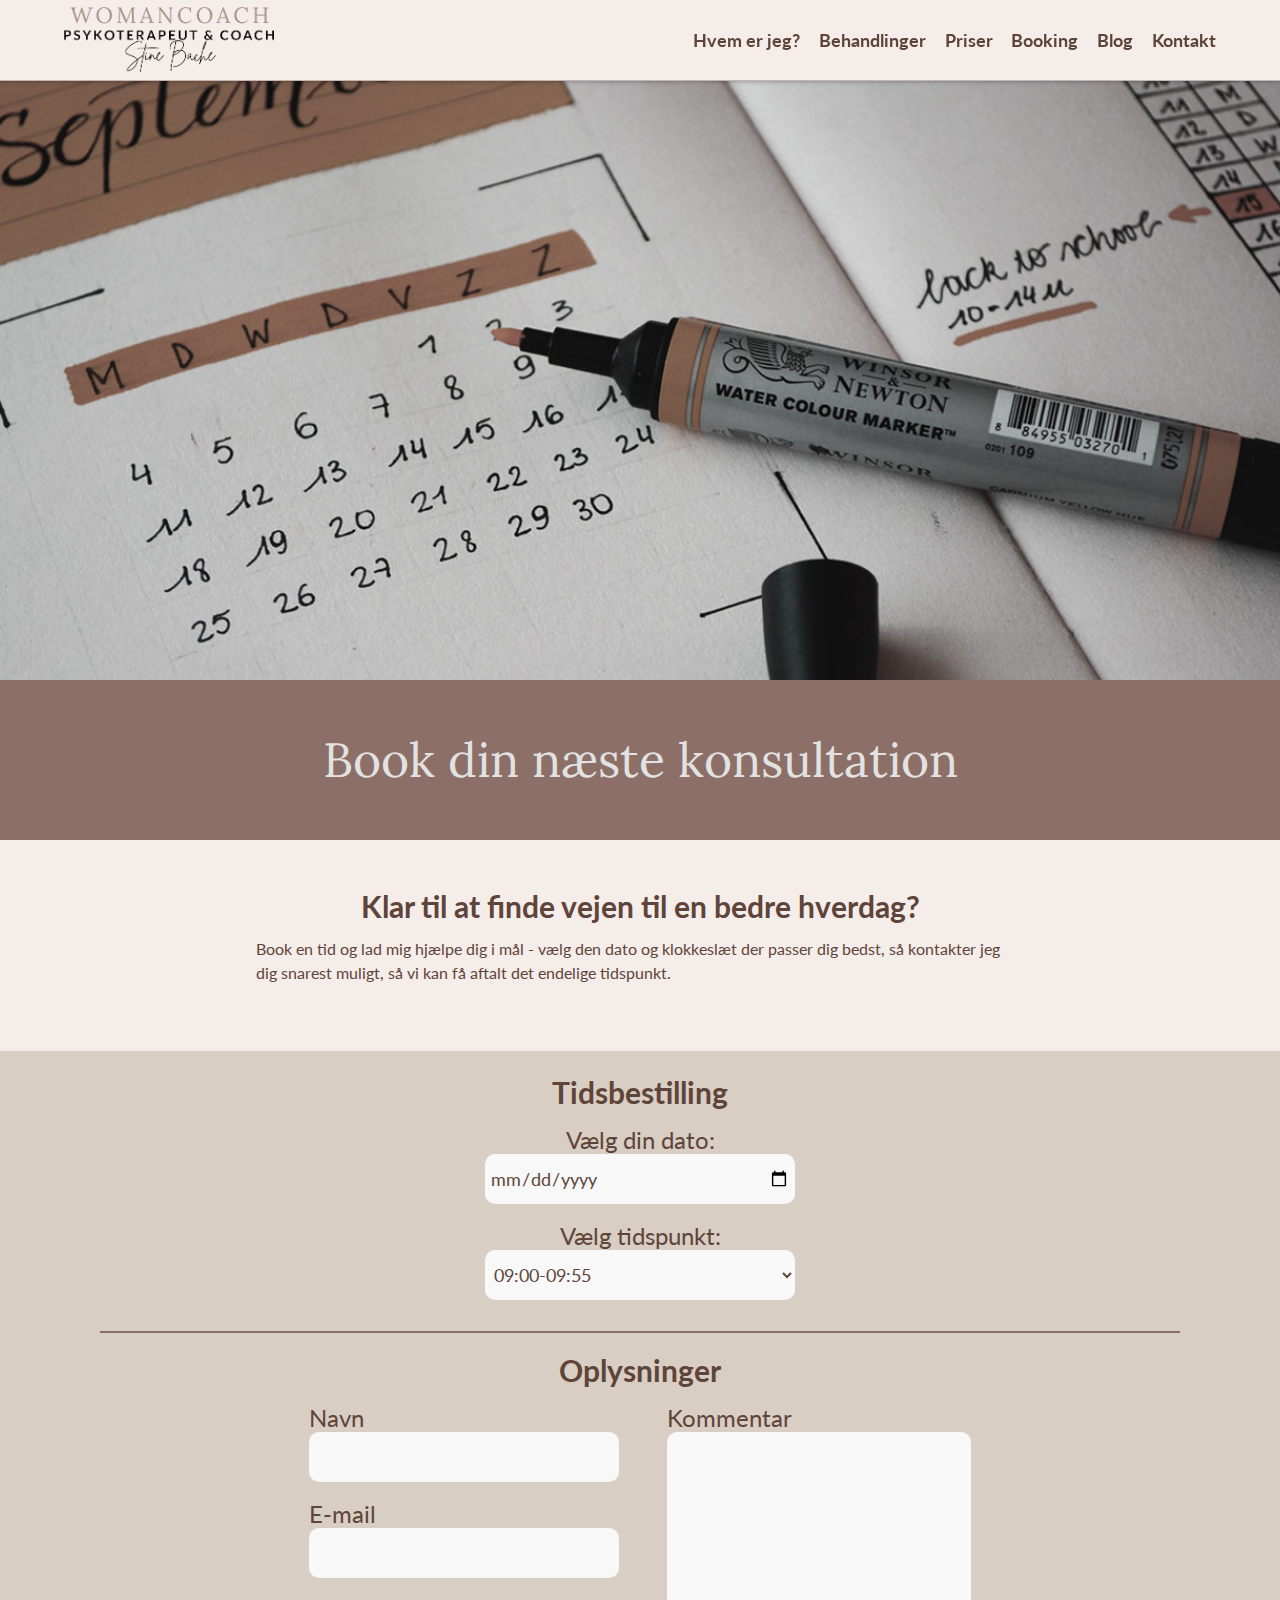
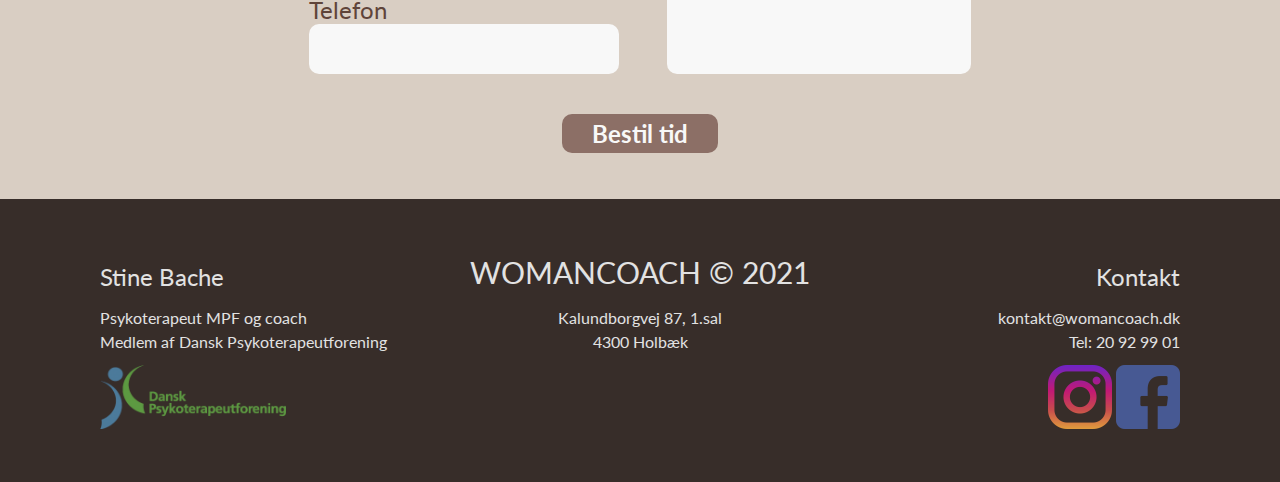
<file: booking.html>
<!DOCTYPE html>
<html lang="da">

<head>
    <meta charset="UTF-8">
    <meta http-equiv="X-UA-Compatible" content="IE=edge">
    <meta name="viewport" content="width=device-width, initial-scale=1.0">
    <title>WOMANCOACH - Book din næste tid</title>
    <meta name="description"
        content="Stine Bache's Womancoach giver dig muligheden for stresscoaching og psykoterapi online eller in-person i Holbæk.">
    <link rel="stylesheet" href="css/reset.css">
    <link rel="stylesheet" href="css/styles.css">
</head>

<body>
    <nav>
        <div id="navbar">
            <div id="logo">
                <a href="index.html">
                    <img src="img/logo.png" alt="Stine Bache's Womancoach Logo">
                </a>
            </div>
            <ul id="navlinks">
                <li><a href="hvemerjeg.html">Hvem er jeg?</a></li>
                <li><a href="behandlinger.html">Behandlinger</a></li>
                <li><a href="priser.html">Priser</a></li>
                <li><a href="booking.html">Booking</a></li>
                <li><a href="blog.html">Blog</a></li>
                <li><a href="kontakt.html">Kontakt</a></li>
            </ul>
            <div id="navburger">
                <div class="navburger-btn"></div>
            </div>
        </div>
        <div id="burgermenu">
            <ul>
                <li><a href="hvemerjeg.html">Hvem er jeg?</a></li>
                <li><a href="behandlinger.html">Behandlinger</a></li>
                <li><a href="priser.html">Priser</a></li>
                <li><a href="booking.html">Booking</a></li>
                <li><a href="blog.html">Blog</a></li>
                <li><a href="kontakt.html">Kontakt</a></li>
            </ul>
        </div>
    </nav>
    <div class="banner" id="booking-banner"></div>
    <header class="divider header">
        <h1>Book din næste konsultation</h1>
    </header>
    <main>
        <section class="centercontent">
            <h2>Klar til at finde vejen til en bedre hverdag?</h2>
            <p>Book en tid og lad mig hjælpe dig i mål - vælg den dato og klokkeslæt der passer dig bedst, så kontakter
                jeg dig
                snarest muligt, så vi kan få aftalt det endelige tidspunkt.</p>
        </section>
        <section class="altcolor">
            <form action="kvittering.html" id="booking">
                <h2>Tidsbestilling</h2>
                <div>
                    <div>
                        <label for="bookingDate">Vælg din dato:</label>
                        <input id="bookingDate" type="date" required />
                    </div>
                    <div>
                        <label for="bookingTime">Vælg tidspunkt:</label>
                        <select name="bookingTime" id="bookingTime">
                            <option value="09:00-09:55">09:00-09:55</option>
                            <option value="10:00-10:55">10:00-10:55</option>
                            <option value="11:00-11:55">11:00-11:55</option>
                            <option value="12:00-12:55">12:00-12:55</option>
                            <option value="13:00-13:55">13:00-13:55</option>
                            <option value="14:00-14:55">14:00-14:55</option>
                            <option value="15:00-15:55">15:00-15:55</option>
                            <option value="16:00-16:55">16:00-16:55</option>
                        </select>
                    </div>
                </div>
                <h2>Oplysninger</h2>
                <aside>
                    <label for="bookingName">Navn</label>
                    <input id="bookingName" type="text" required />
                    <label for="bookingEmail">E-mail</label>
                    <input id="bookingEmail" type="email" required />
                    <label for="bookingTele">Telefon</label>
                    <input id="bookingTele" type="tel" pattern="[0-9]{8}" required />
                </aside>
                <aside>
                    <label for="bookingComment">Kommentar</label>
                    <textarea id="bookingComment" name="bookingComment"></textarea>
                </aside>
                <div>
                    <input type="submit" id="btn" class="btn" value="Bestil tid">
                </div>
            </form>
        </section>
    </main>
    <footer>
        <div class="footercontent">
            <div class="footertop">
                <p>Stine Bache</p>
                <p>WOMANCOACH © 2021</p>
                <p>Kontakt</p>
            </div>
            <div class="footermiddle">
                <p>Psykoterapeut MPF og coach<br>
                    Medlem af Dansk Psykoterapeutforening</p>
                <p>Kalundborgvej 87, 1.sal<br>
                    4300 Holbæk</p>
                <p>kontakt@womancoach.dk<br>
                    Tel: 20 92 99 01</p>
            </div>
            <div class="footerbottom">
                <img src="img/icons/DPF_logo.png" alt="Dansk Psykoterapeutforening logo">
                <div class="SoMebuttons">
                    <a href=""><img src="img/icons/instagram.png" alt="Instagram transparent logo"></a>
                    <a href=""><img src="img/icons/facebook.png" alt="Facebook transparent logo"></a>
                </div>
            </div>
        </div>
    </footer>
    <script src="js/javascript.js"></script>
</body>

</html>
</file>
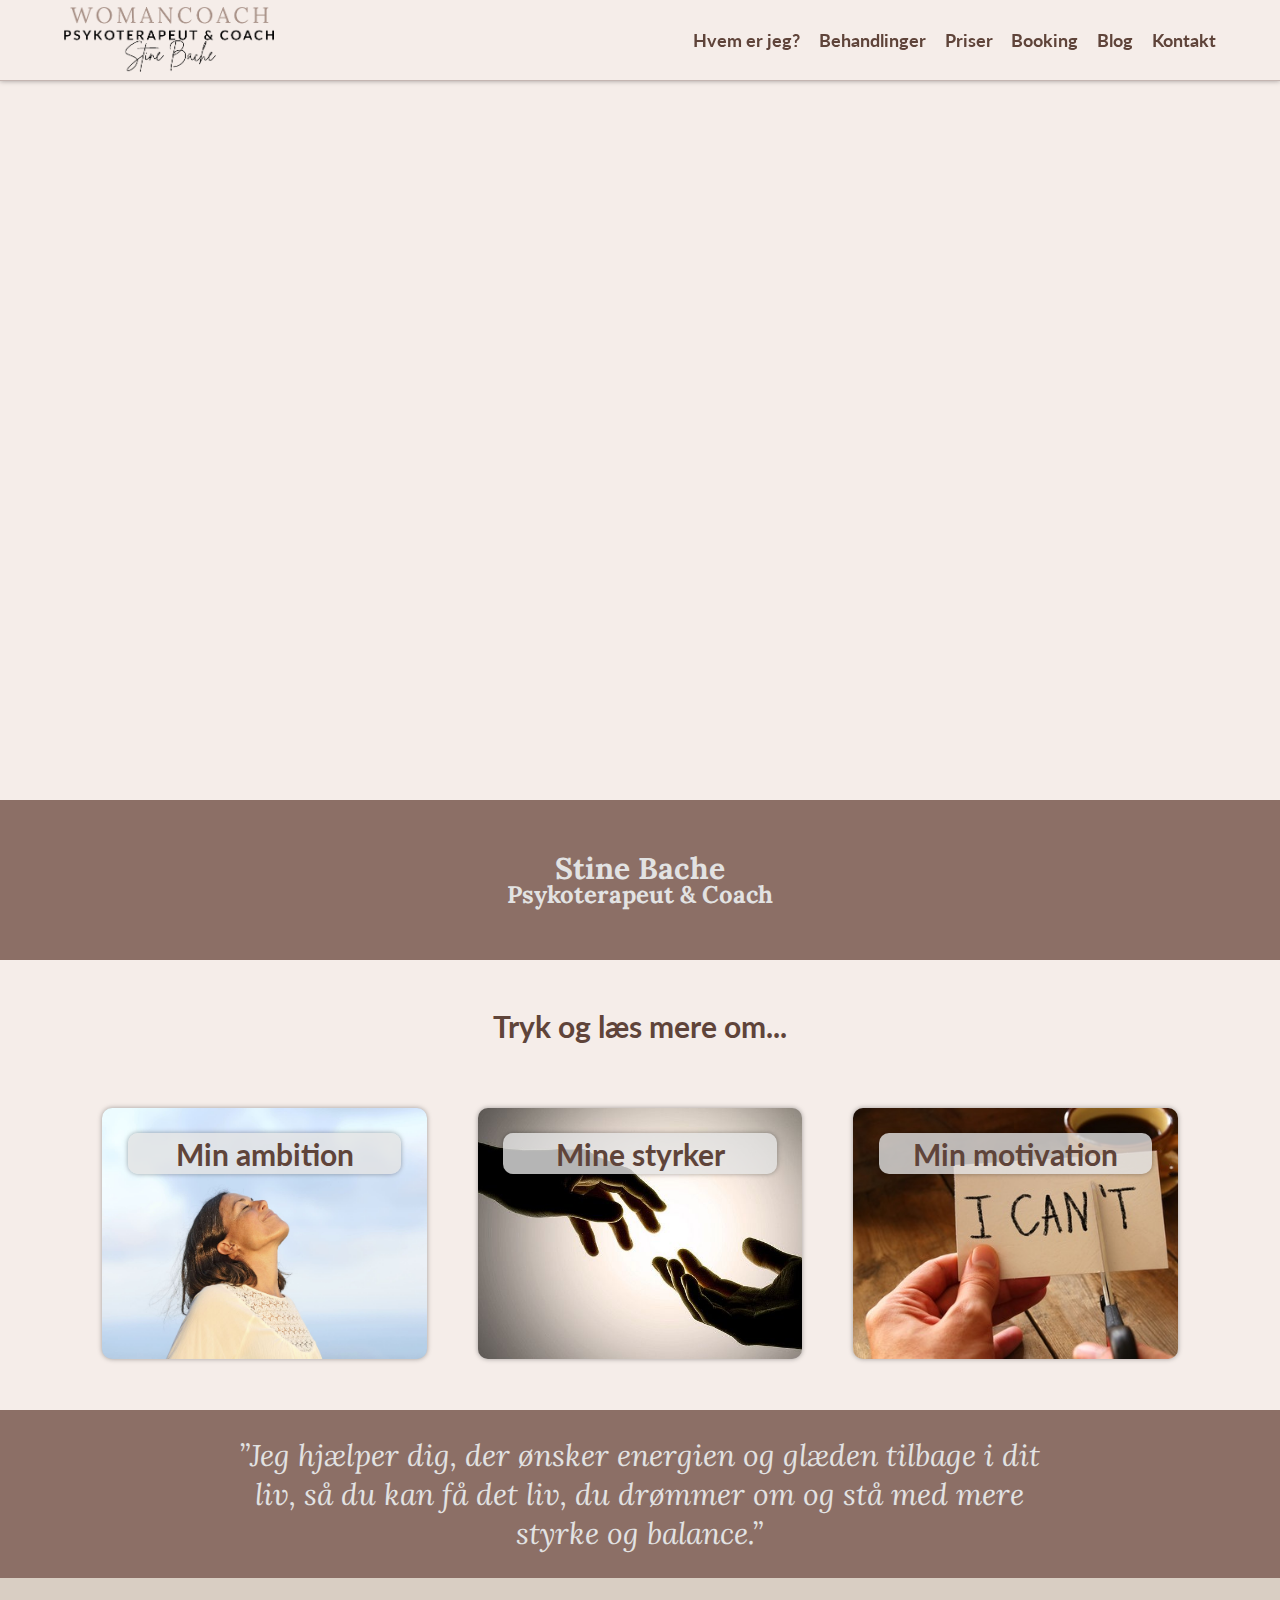
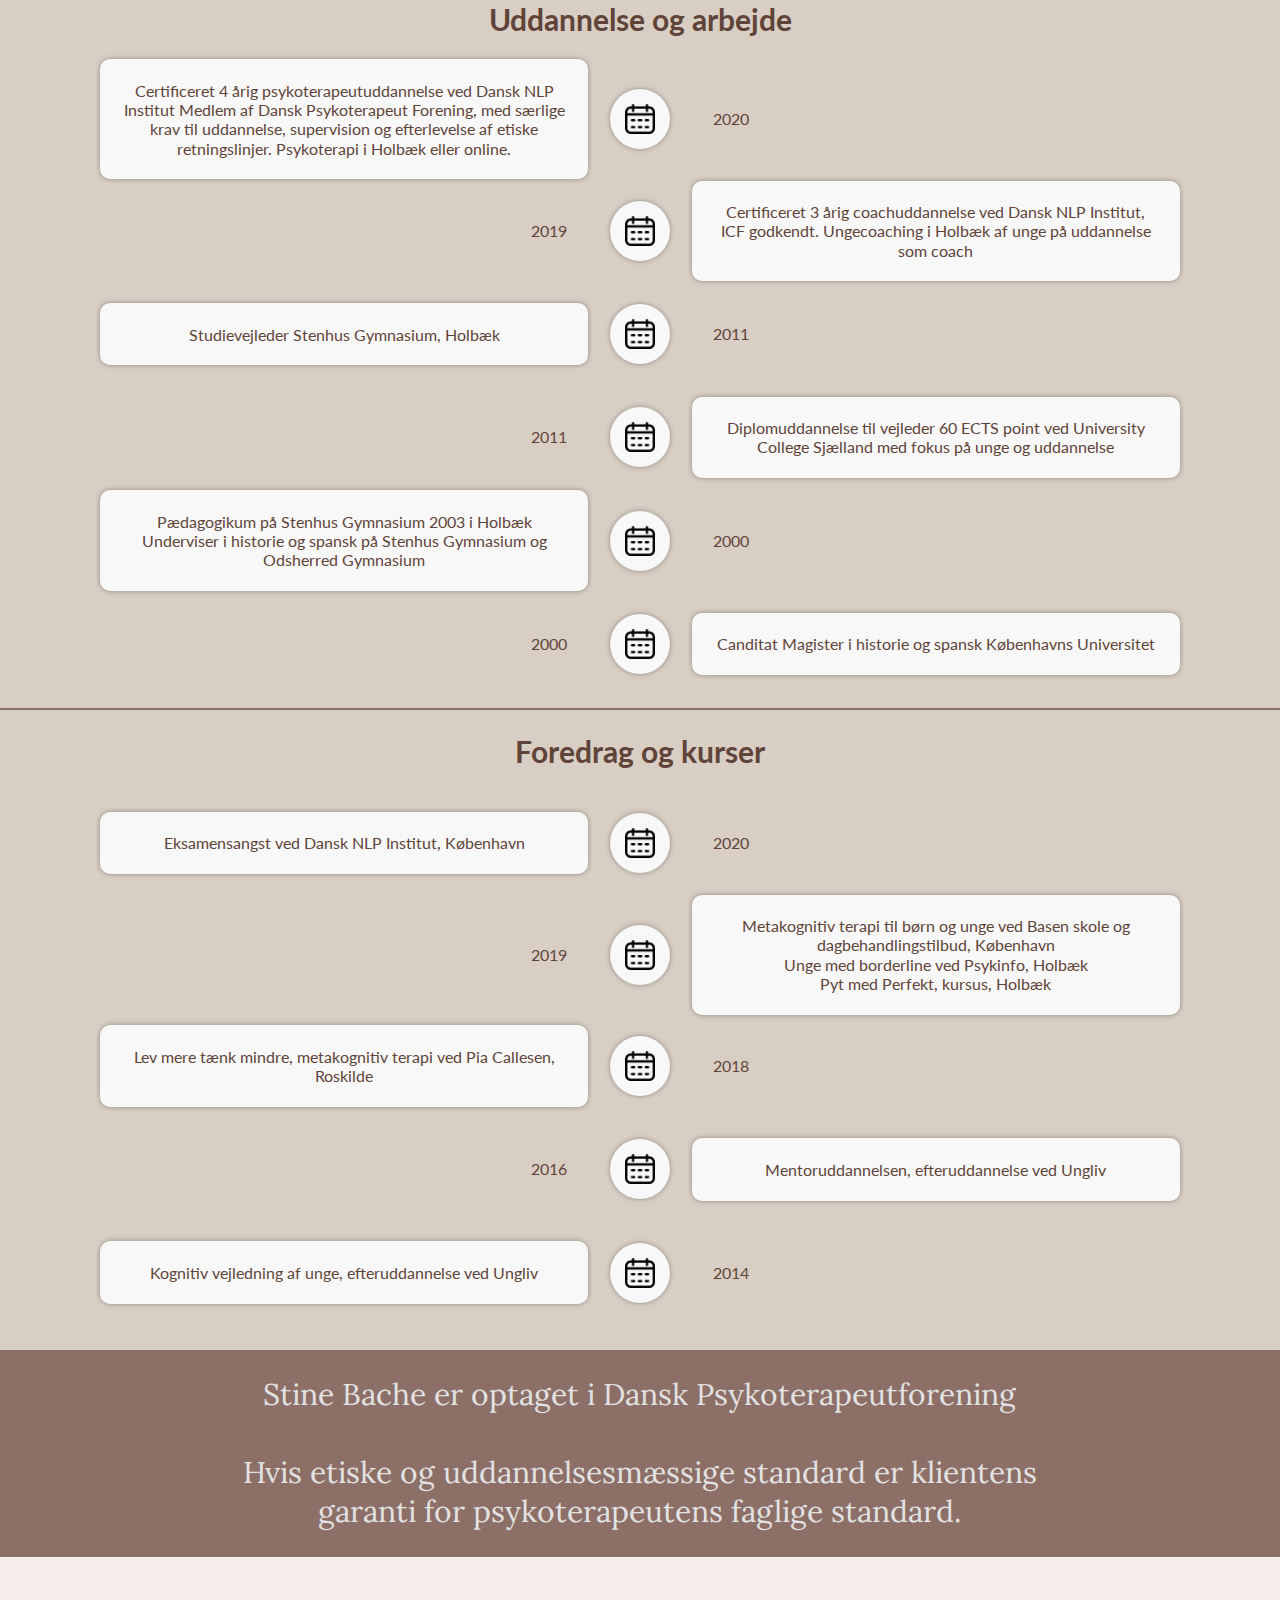
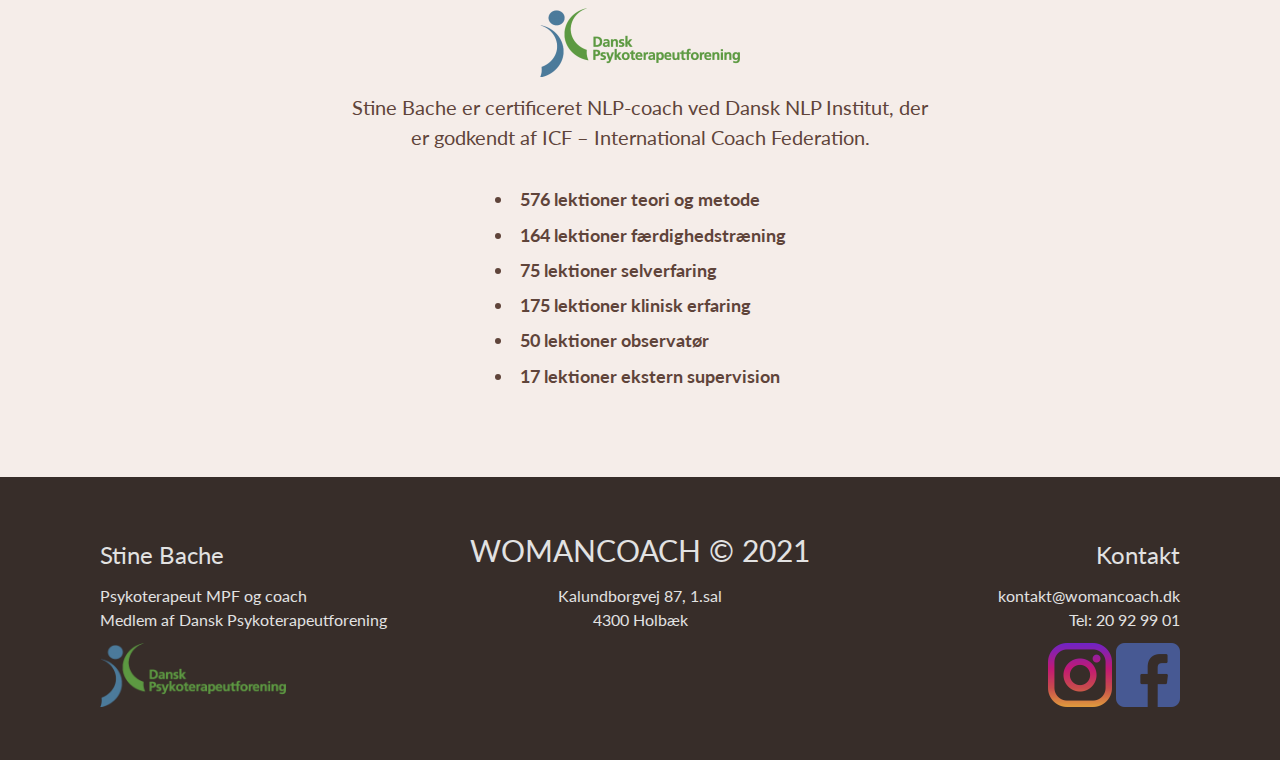
<file: hvemerjeg.html>
<!DOCTYPE html>
<html lang="da">

<head>
    <meta charset="UTF-8">
    <meta http-equiv="X-UA-Compatible" content="IE=edge">
    <meta name="viewport" content="width=device-width, initial-scale=1.0">
    <title>WOMANCOACH - Stine Bache</title>
    <meta name="description"
        content="Stine Bache's Womancoach giver dig muligheden for stresscoaching og psykoterapi online eller in-person i Holbæk.">
    <link rel="stylesheet" href="css/reset.css">
    <link rel="stylesheet" href="css/styles.css">
</head>

<body>
    <nav>
        <div id="navbar">
            <div id="logo">
                <a href="index.html">
                    <img src="img/logo.png" alt="Stine Bache's Womancoach Logo">
                </a>
            </div>
            <ul id="navlinks">
                <li><a href="hvemerjeg.html">Hvem er jeg?</a></li>
                <li><a href="behandlinger.html">Behandlinger</a></li>
                <li><a href="priser.html">Priser</a></li>
                <li><a href="booking.html">Booking</a></li>
                <li><a href="blog.html">Blog</a></li>
                <li><a href="kontakt.html">Kontakt</a></li>
            </ul>
            <div id="navburger">
                <div class="navburger-btn"></div>
            </div>
        </div>
        <div id="burgermenu">
            <ul>
                <li><a href="hvemerjeg.html">Hvem er jeg?</a></li>
                <li><a href="behandlinger.html">Behandlinger</a></li>
                <li><a href="priser.html">Priser</a></li>
                <li><a href="booking.html">Booking</a></li>
                <li><a href="blog.html">Blog</a></li>
                <li><a href="kontakt.html">Kontakt</a></li>
            </ul>
        </div>
    </nav>
    <div class="omkringtop">
        <iframe src="https://www.youtube-nocookie.com/embed/8fvCCOssyQ0?controls=0"
            allow="accelerometer; autoplay; clipboard-write; encrypted-media; gyroscope; picture-in-picture"
            allowfullscreen></iframe>
    </div>
    <section class="divider omkringtekst">
        <h2>Stine Bache</h2>
        <h3>Psykoterapeut & Coach</h3>
    </section>
    <main>
        <section class="centercontent">
            <h2>Tryk og læs mere om...</h2>
        </section>
        <div class="segment choices border ompunkter" id="hover">
            <aside id="ambition">
                <h2>Min ambition</h2>
            </aside>
            <aside id="styrker">
                <h2>Mine styrker</h2>
            </aside>
            <aside id="motivation">
                <h2>Min motivation</h2>
            </aside>
        </div>
        <header class="divider header" id="quote">
            <h2>”Jeg hjælper dig, der ønsker energien og glæden tilbage i dit liv, så du kan få det liv, du
                drømmer om og stå med mere styrke og balance.”</h2>
        </header>
        <section class="altcolor">
            <h2>Uddannelse og arbejde</h2>
            <div class="erfaringpunkter">
                <div class="erfaringpunkt">
                    <div class="erfaringtekst">Certificeret 4 årig psykoterapeutuddannelse ved Dansk NLP Institut
                        Medlem af Dansk Psykoterapeut Forening,
                        med særlige krav til uddannelse, supervision og efterlevelse af etiske retningslinjer.
                        Psykoterapi i Holbæk eller online.</div>
                    <div class="erfaringikon"></div>
                    <div class="erfaringdato">2020</div>
                </div>
                <div class="erfaringpunkt reversed">
                    <div class="erfaringtekst">Certificeret 3 årig coachuddannelse ved Dansk NLP Institut, ICF godkendt.
                        Ungecoaching i Holbæk af unge på uddannelse som coach</div>
                    <div class="erfaringikon"></div>
                    <div class="erfaringdato">2019</div>
                </div>
                <div class="erfaringpunkt">
                    <div class="erfaringtekst">Studievejleder Stenhus Gymnasium, Holbæk</div>
                    <div class="erfaringikon"></div>
                    <div class="erfaringdato">2011</div>
                </div>
                <div class="erfaringpunkt reversed">
                    <div class="erfaringtekst">Diplomuddannelse til vejleder 60 ECTS point ved University College
                        Sjælland
                        med fokus på unge og uddannelse</div>
                    <div class="erfaringikon"></div>
                    <div class="erfaringdato">2011</div>
                </div>
                <div class="erfaringpunkt">
                    <div class="erfaringtekst">Pædagogikum på Stenhus Gymnasium 2003 i Holbæk
                        Underviser i historie og spansk på Stenhus Gymnasium og Odsherred Gymnasium</div>
                    <div class="erfaringikon"></div>
                    <div class="erfaringdato">2000</div>
                </div>
                <div class="erfaringpunkt reversed">
                    <div class="erfaringtekst">Canditat Magister i historie og spansk Københavns Universitet</div>
                    <div class="erfaringikon"></div>
                    <div class="erfaringdato">2000</div>
                </div>
            </div>
            <h2>Foredrag og kurser</h2>
            <div class="erfaringpunkt">
                <div class="erfaringtekst">Eksamensangst ved Dansk NLP Institut, København</div>
                <div class="erfaringikon"></div>
                <div class="erfaringdato">2020</div>
            </div>
            <div class="erfaringpunkt reversed">
                <div class="erfaringtekst">Metakognitiv terapi til børn og unge ved Basen skole og dagbehandlingstilbud,
                    København<br>
                    Unge med borderline ved Psykinfo, Holbæk<br>
                    Pyt med Perfekt, kursus, Holbæk</div>
                <div class="erfaringikon"></div>
                <div class="erfaringdato">2019</div>
            </div>
            <div class="erfaringpunkt">
                <div class="erfaringtekst">Lev mere tænk mindre, metakognitiv terapi ved Pia Callesen, Roskilde</div>
                <div class="erfaringikon"></div>
                <div class="erfaringdato">2018</div>
            </div>
            <div class="erfaringpunkt reversed">
                <div class="erfaringtekst">Mentoruddannelsen, efteruddannelse ved Ungliv</div>
                <div class="erfaringikon"></div>
                <div class="erfaringdato">2016</div>
            </div>
            <div class="erfaringpunkt">
                <div class="erfaringtekst">Kognitiv vejledning af unge, efteruddannelse ved Ungliv</div>
                <div class="erfaringikon"></div>
                <div class="erfaringdato">2014</div>
            </div>
        </section>
        <section class="divider header" id="danskpsyk">
            <h2>Stine Bache er optaget i Dansk Psykoterapeutforening<br><br>
                Hvis etiske og uddannelsesmæssige standard er klientens garanti for psykoterapeutens faglige standard.
            </h2>
        </section>
        <div class="centercontent" id="danskpsykcontent">
            <img src="img/icons/DPF_logo.png" alt="Dansk Psykoterapeutforening logo">
            <p>Stine Bache er certificeret NLP-coach ved Dansk NLP Institut, der er godkendt af ICF – International
                Coach
                Federation.</p>
            <div class="lektioner">
                <ul>
                    <li>576 lektioner teori og metode</li>
                    <li>164 lektioner færdighedstræning</li>
                    <li>75 lektioner selverfaring</li>
                    <li>175 lektioner klinisk erfaring</li>
                    <li>50 lektioner observatør</li>
                    <li>17 lektioner ekstern supervision</li>
                </ul>
            </div>
        </div>
    </main>
    <footer>
        <div class="footercontent">
            <div class="footertop">
                <p>Stine Bache</p>
                <p>WOMANCOACH © 2021</p>
                <p>Kontakt</p>
            </div>
            <div class="footermiddle">
                <p>Psykoterapeut MPF og coach<br>
                    Medlem af Dansk Psykoterapeutforening</p>
                <p>Kalundborgvej 87, 1.sal<br>
                    4300 Holbæk</p>
                <p>kontakt@womancoach.dk<br>
                    Tel: 20 92 99 01</p>
            </div>
            <div class="footerbottom">
                <img src="img/icons/DPF_logo.png" alt="Dansk Psykoterapeutforening logo">
                <div class="SoMebuttons">
                    <a href=""><img src="img/icons/instagram.png" alt="Instagram transparent logo"></a>
                    <a href=""><img src="img/icons/facebook.png" alt="Facebook transparent logo"></a>
                </div>
            </div>
        </div>
    </footer>
    <div id="boxContainer">
        <div id="boxContent">
            <div id="boxTop">
                <h2 id="boxTitle">Header</h2>
                <div id="boxClose">×</div>
            </div>
            <p id="boxText">Text</p>
        </div>
    </div>
    <script src="js/javascript.js"></script>
</body>

</html>
</file>
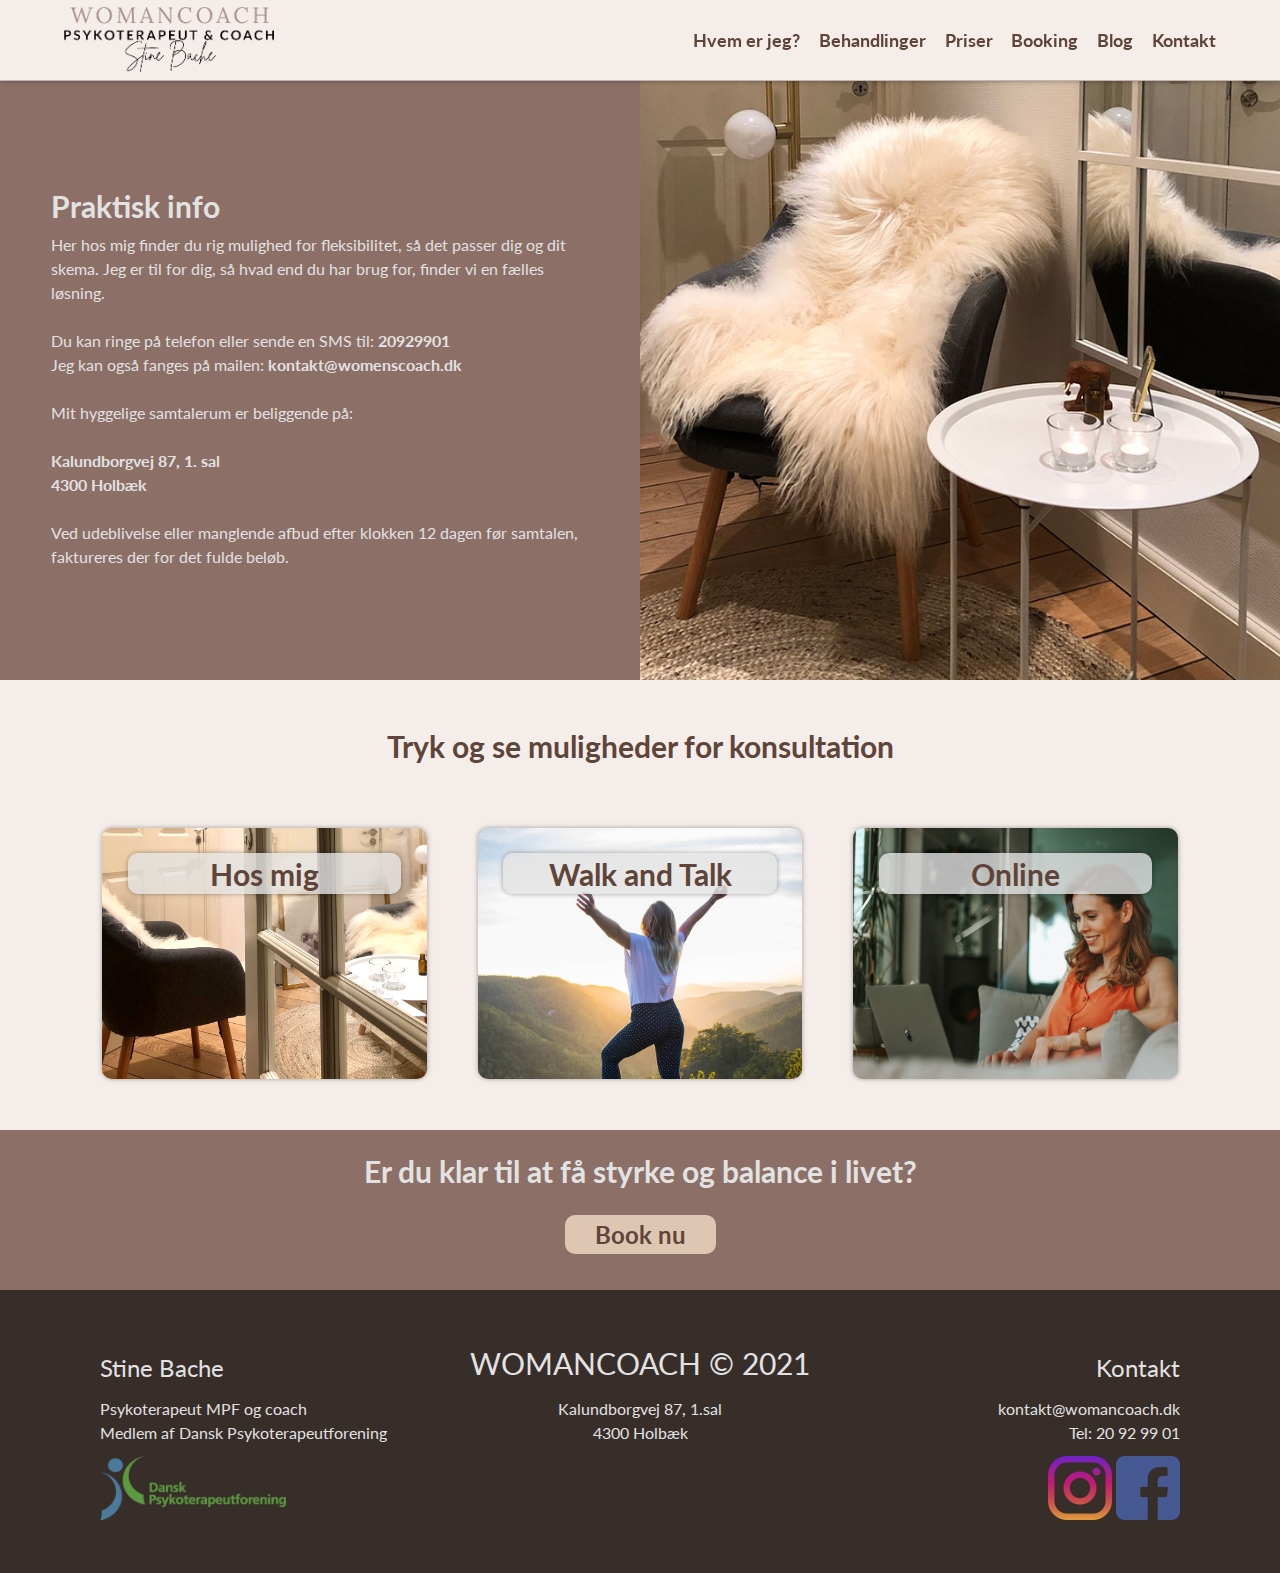
<file: kontakt.html>
<!DOCTYPE html>
<html lang="da">

<head>
    <meta charset="UTF-8">
    <meta http-equiv="X-UA-Compatible" content="IE=edge">
    <meta name="viewport" content="width=device-width, initial-scale=1.0">
    <title>WOMANCOACH - Kontakt og praktisk information</title>
    <meta name="description"
        content="Stine Bache's Womancoach giver dig muligheden for stresscoaching og psykoterapi online eller in-person i Holbæk.">
    <link rel="stylesheet" href="css/reset.css">
    <link rel="stylesheet" href="css/styles.css">
</head>

<body>
    <nav>
        <div id="navbar">
            <div id="logo">
                <a href="index.html">
                    <img src="img/logo.png" alt="Stine Bache's Womancoach Logo">
                </a>
            </div>
            <ul id="navlinks">
                <li><a href="hvemerjeg.html">Hvem er jeg?</a></li>
                <li><a href="behandlinger.html">Behandlinger</a></li>
                <li><a href="priser.html">Priser</a></li>
                <li><a href="booking.html">Booking</a></li>
                <li><a href="blog.html">Blog</a></li>
                <li><a href="kontakt.html">Kontakt</a></li>
            </ul>
            <div id="navburger">
                <div class="navburger-btn"></div>
            </div>
        </div>
        <div id="burgermenu">
            <ul>
                <li><a href="hvemerjeg.html">Hvem er jeg?</a></li>
                <li><a href="behandlinger.html">Behandlinger</a></li>
                <li><a href="priser.html">Priser</a></li>
                <li><a href="booking.html">Booking</a></li>
                <li><a href="blog.html">Blog</a></li>
                <li><a href="kontakt.html">Kontakt</a></li>
            </ul>
        </div>
    </nav>
    <div class="infotop">
        <aside class="infobanner"></aside>
        <aside class="infotekst">
            <h2>Praktisk info</h2>
            <p>Her hos mig finder du rig mulighed for fleksibilitet, så det passer dig og dit skema. Jeg er til for dig,
                så hvad end du har brug for, finder vi en fælles løsning.<br><br>
                Du kan ringe på telefon eller sende en SMS til: <span>20929901</span><br>Jeg kan også fanges på mailen:
                <span>kontakt@womenscoach.dk</span><br><br>
                Mit hyggelige samtalerum er beliggende på:<span><br><br>Kalundborgvej 87, 1. sal<br>4300
                    Holbæk</span><br><br>
                Ved udeblivelse eller manglende afbud efter klokken 12 dagen før samtalen, faktureres der for det fulde
                beløb.
            </p>
        </aside>
        <aside class="infobanner"></aside>
    </div>
    <main>
        <section class="centercontent">
            <h2>Tryk og se muligheder for konsultation</h2>
        </section>
        <div class="segment choices border kontaktpunkter" id="hover">
            <aside id="hosmig">
                <h2>Hos mig</h2>
            </aside>
            <aside id="walkandtalk">
                <h2>Walk and Talk</h2>
            </aside>
            <aside id="online">
                <h2>Online</h2>
            </aside>
        </div>
    </main>
    <section class="divider">
        <div class="dividercontent">
            <h2>Er du klar til at få styrke og balance i livet?</h2>
            <div class="buttons">
                <a href="booking.html" class="btn">Book nu</a>
            </div>
        </div>
    </section>
    <footer>
        <div class="footercontent">
            <div class="footertop">
                <p>Stine Bache</p>
                <p>WOMANCOACH © 2021</p>
                <p>Kontakt</p>
            </div>
            <div class="footermiddle">
                <p>Psykoterapeut MPF og coach<br>
                    Medlem af Dansk Psykoterapeutforening</p>
                <p>Kalundborgvej 87, 1.sal<br>
                    4300 Holbæk</p>
                <p>kontakt@womancoach.dk<br>
                    Tel: 20 92 99 01</p>
            </div>
            <div class="footerbottom">
                <img src="img/icons/DPF_logo.png" alt="Dansk Psykoterapeutforening logo">
                <div class="SoMebuttons">
                    <a href=""><img src="img/icons/instagram.png" alt="Instagram transparent logo"></a>
                    <a href=""><img src="img/icons/facebook.png" alt="Facebook transparent logo"></a>
                </div>
            </div>
        </div>
    </footer>
    <div id="boxContainer">
        <div id="boxContent">
            <div id="boxTop">
                <h2 id="boxTitle">Header</h2>
                <div id="boxClose">×</div>
            </div>
            <p id="boxText">Text</p>
        </div>
    </div>
    <script src="js/javascript.js"></script>
</body>

</html>
</file>
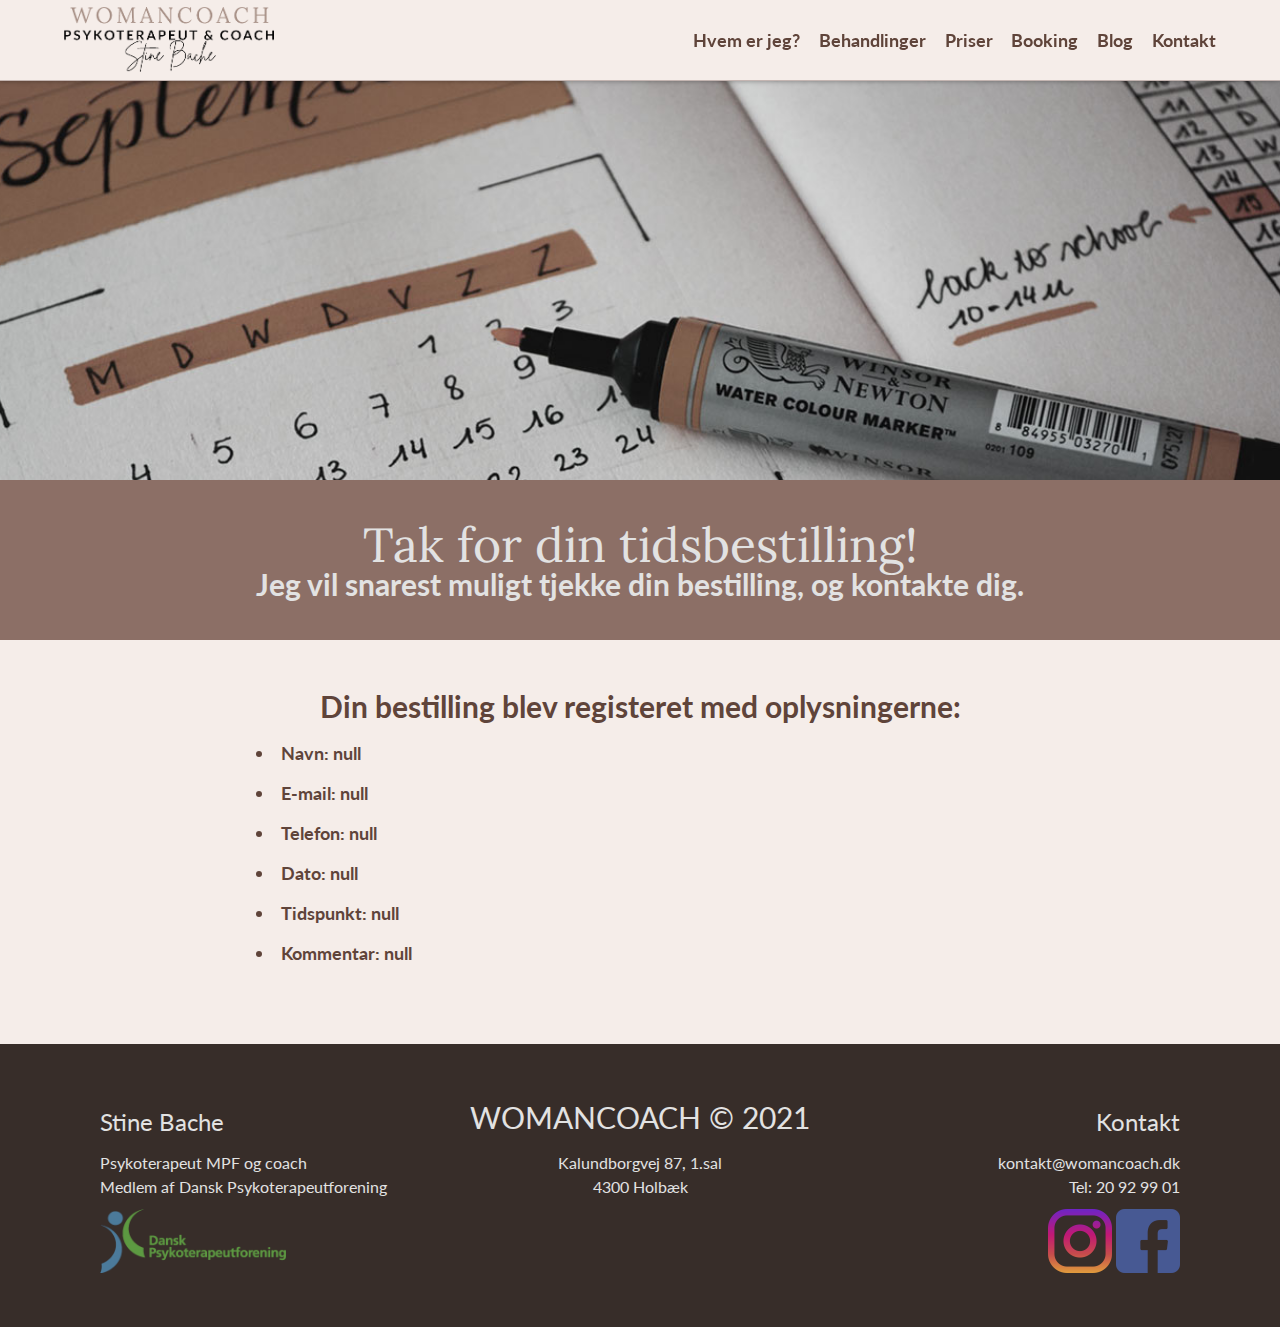
<file: kvittering.html>
<!DOCTYPE html>
<html lang="da">

<head>
    <meta charset="UTF-8">
    <meta http-equiv="X-UA-Compatible" content="IE=edge">
    <meta name="viewport" content="width=device-width, initial-scale=1.0">
    <title>WOMANCOACH - Booking kvittering</title>
    <meta name="description"
        content="Stine Bache's Womancoach giver dig muligheden for stresscoaching og psykoterapi online eller in-person i Holbæk.">
    <link rel="stylesheet" href="css/reset.css">
    <link rel="stylesheet" href="css/styles.css">
</head>

<body>
    <nav>
        <div id="navbar">
            <div id="logo">
                <a href="index.html">
                    <img src="img/logo.png" alt="Stine Bache's Womancoach Logo">
                </a>
            </div>
            <ul id="navlinks">
                <li><a href="hvemerjeg.html">Hvem er jeg?</a></li>
                <li><a href="behandlinger.html">Behandlinger</a></li>
                <li><a href="priser.html">Priser</a></li>
                <li><a href="booking.html">Booking</a></li>
                <li><a href="blog.html">Blog</a></li>
                <li><a href="kontakt.html">Kontakt</a></li>
            </ul>
            <div id="navburger">
                <div class="navburger-btn"></div>
            </div>
        </div>
        <div id="burgermenu">
            <ul>
                <li><a href="hvemerjeg.html">Hvem er jeg?</a></li>
                <li><a href="behandlinger.html">Behandlinger</a></li>
                <li><a href="priser.html">Priser</a></li>
                <li><a href="booking.html">Booking</a></li>
                <li><a href="blog.html">Blog</a></li>
                <li><a href="kontakt.html">Kontakt</a></li>
            </ul>
        </div>
    </nav>
    <div class="banner" id="kvittering-banner"></div>
    <header class="divider header">
        <h1>Tak for din tidsbestilling!</h1>
        <h2>Jeg vil snarest muligt tjekke din bestilling, og kontakte dig.</h2>
    </header>
    <main>
        <section class="centercontent">
            <h2>Din bestilling blev registeret med oplysningerne:</h2>
            <ul id="kvittering">
                <li id="bookingName">Navn: </li>
                <li id="bookingEmail">E-mail: </li>
                <li id="bookingTele">Telefon: </li>
                <li id="bookingDate">Dato: </li>
                <li id="bookingTime">Tidspunkt: </li>
                <li id="bookingComment">Kommentar: </li>
            </ul>

        </section>
    </main>
    <footer>
        <div class="footercontent">
            <div class="footertop">
                <p>Stine Bache</p>
                <p>WOMANCOACH © 2021</p>
                <p>Kontakt</p>
            </div>
            <div class="footermiddle">
                <p>Psykoterapeut MPF og coach<br>
                    Medlem af Dansk Psykoterapeutforening</p>
                <p>Kalundborgvej 87, 1.sal<br>
                    4300 Holbæk</p>
                <p>kontakt@womancoach.dk<br>
                    Tel: 20 92 99 01</p>
            </div>
            <div class="footerbottom">
                <img src="img/icons/DPF_logo.png" alt="Dansk Psykoterapeutforening logo">
                <div class="SoMebuttons">
                    <a href=""><img src="img/icons/instagram.png" alt="Instagram transparent logo"></a>
                    <a href=""><img src="img/icons/facebook.png" alt="Facebook transparent logo"></a>
                </div>
            </div>
        </div>
    </footer>
    <script src="js/javascript.js"></script>
</body>

</html>
</file>
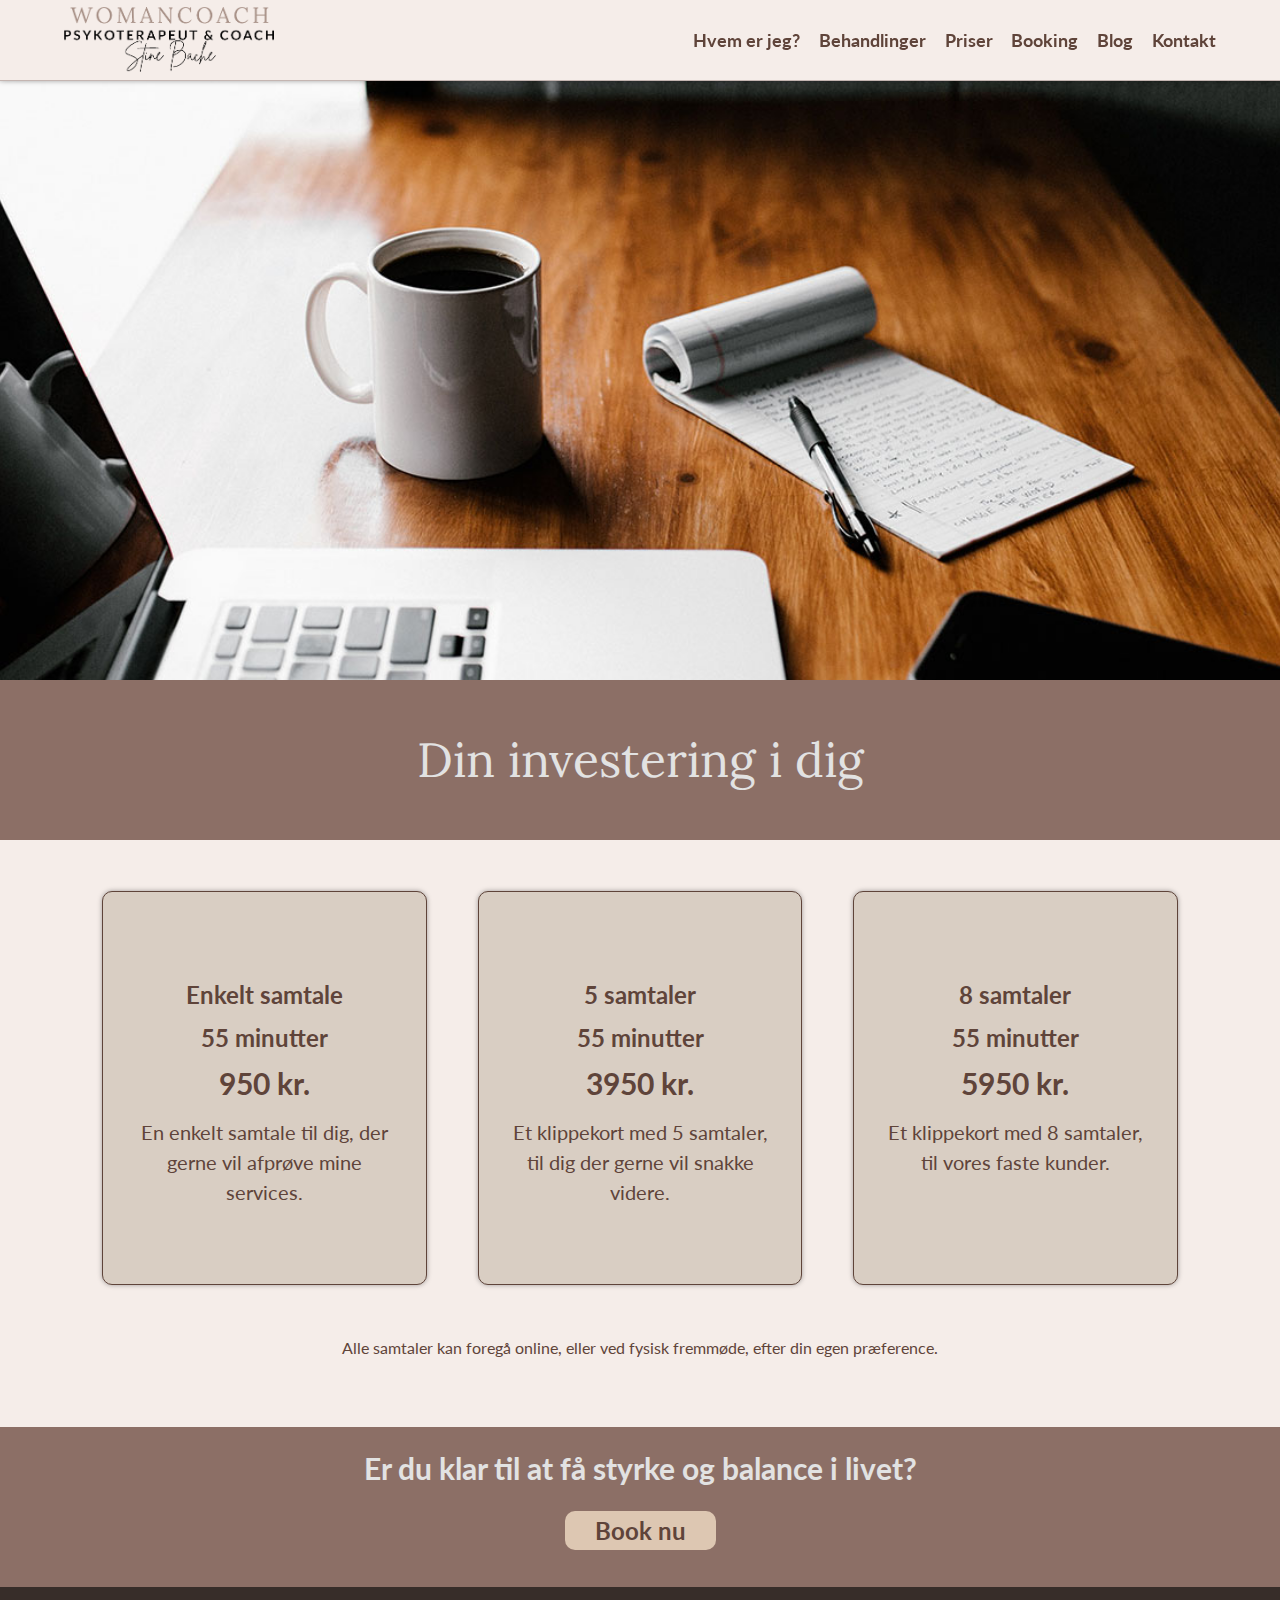
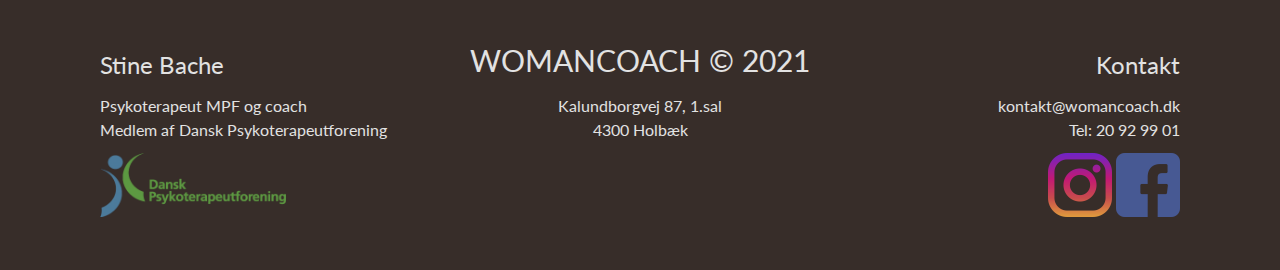
<file: priser.html>
<!DOCTYPE html>
<html lang="da">

<head>
    <meta charset="UTF-8">
    <meta http-equiv="X-UA-Compatible" content="IE=edge">
    <meta name="viewport" content="width=device-width, initial-scale=1.0">
    <title>WOMANCOACH - Klippekort priser</title>
    <meta name="description"
        content="Stine Bache's Womancoach giver dig muligheden for stresscoaching og psykoterapi online eller in-person i Holbæk.">
    <link rel="stylesheet" href="css/reset.css">
    <link rel="stylesheet" href="css/styles.css">
</head>

<body>
    <nav>
        <div id="navbar">
            <div id="logo">
                <a href="index.html">
                    <img src="img/logo.png" alt="Stine Bache's Womancoach Logo">
                </a>
            </div>
            <ul id="navlinks">
                <li><a href="hvemerjeg.html">Hvem er jeg?</a></li>
                <li><a href="behandlinger.html">Behandlinger</a></li>
                <li><a href="priser.html">Priser</a></li>
                <li><a href="booking.html">Booking</a></li>
                <li><a href="blog.html">Blog</a></li>
                <li><a href="kontakt.html">Kontakt</a></li>
            </ul>
            <div id="navburger">
                <div class="navburger-btn"></div>
            </div>
        </div>
        <div id="burgermenu">
            <ul>
                <li><a href="hvemerjeg.html">Hvem er jeg?</a></li>
                <li><a href="behandlinger.html">Behandlinger</a></li>
                <li><a href="priser.html">Priser</a></li>
                <li><a href="booking.html">Booking</a></li>
                <li><a href="blog.html">Blog</a></li>
                <li><a href="kontakt.html">Kontakt</a></li>
            </ul>
        </div>
    </nav>
    <div class="banner" id="priser-banner"></div>
    <header class="divider header">
        <h1>Din investering i dig</h1>
    </header>
    <main>
        <div class="segment choices border" id="priser">
            <aside>
                <h3>Enkelt samtale</h3>
                <h3>55 minutter</h3>
                <h2>950 kr.</h2>
                <p>En enkelt samtale til dig, der gerne vil afprøve mine services.</p>
            </aside>
            <aside id="middlechoice">
                <h3>5 samtaler</h3>
                <h3>55 minutter</h3>
                <h2>3950 kr.</h2>
                <p>Et klippekort med 5 samtaler, til dig der gerne vil snakke videre.</p>
            </aside>
            <aside>
                <h3>8 samtaler</h3>
                <h3>55 minutter</h3>
                <h2>5950 kr.</h2>
                <p>Et klippekort med 8 samtaler, til vores faste kunder.</p>
            </aside>
        </div>
        <div class="centercontent" id="priserdisclaimer">
            <p>Alle samtaler kan foregå online, eller ved fysisk fremmøde, efter din egen præference.</p>
        </div>
        <section class="divider">
            <div class="dividercontent">
                <h2>Er du klar til at få styrke og balance i livet?</h2>
                <div class="buttons">
                    <a href="booking.html" class="btn">Book nu</a>
                </div>
            </div>
        </section>
    </main>
    <footer>
        <div class="footercontent">
            <div class="footertop">
                <p>Stine Bache</p>
                <p>WOMANCOACH © 2021</p>
                <p>Kontakt</p>
            </div>
            <div class="footermiddle">
                <p>Psykoterapeut MPF og coach<br>
                    Medlem af Dansk Psykoterapeutforening</p>
                <p>Kalundborgvej 87, 1.sal<br>
                    4300 Holbæk</p>
                <p>kontakt@womancoach.dk<br>
                    Tel: 20 92 99 01</p>
            </div>
            <div class="footerbottom">
                <img src="img/icons/DPF_logo.png" alt="Dansk Psykoterapeutforening logo">
                <div class="SoMebuttons">
                    <a href=""><img src="img/icons/instagram.png" alt="Instagram transparent logo"></a>
                    <a href=""><img src="img/icons/facebook.png" alt="Facebook transparent logo"></a>
                </div>
            </div>
        </div>
    </footer>
    <script src="js/javascript.js"></script>
</body>

</html>
</file>
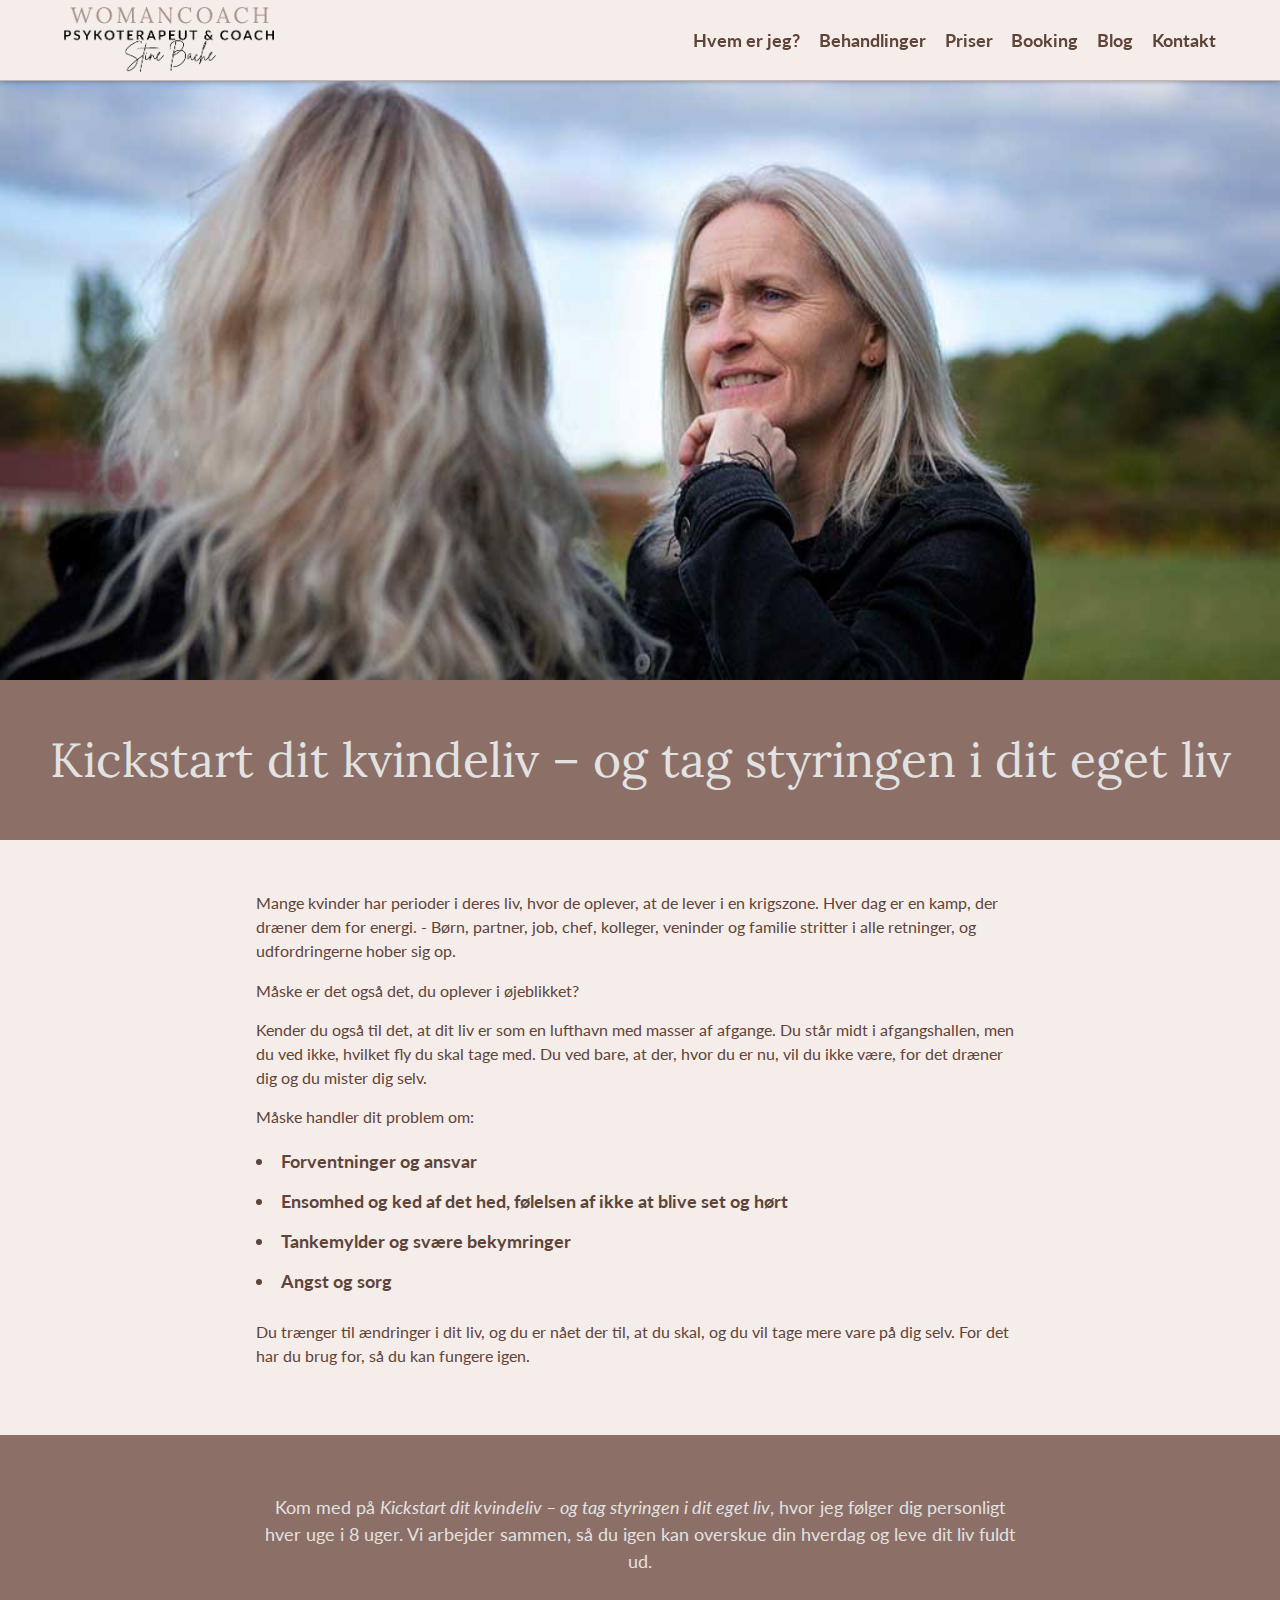
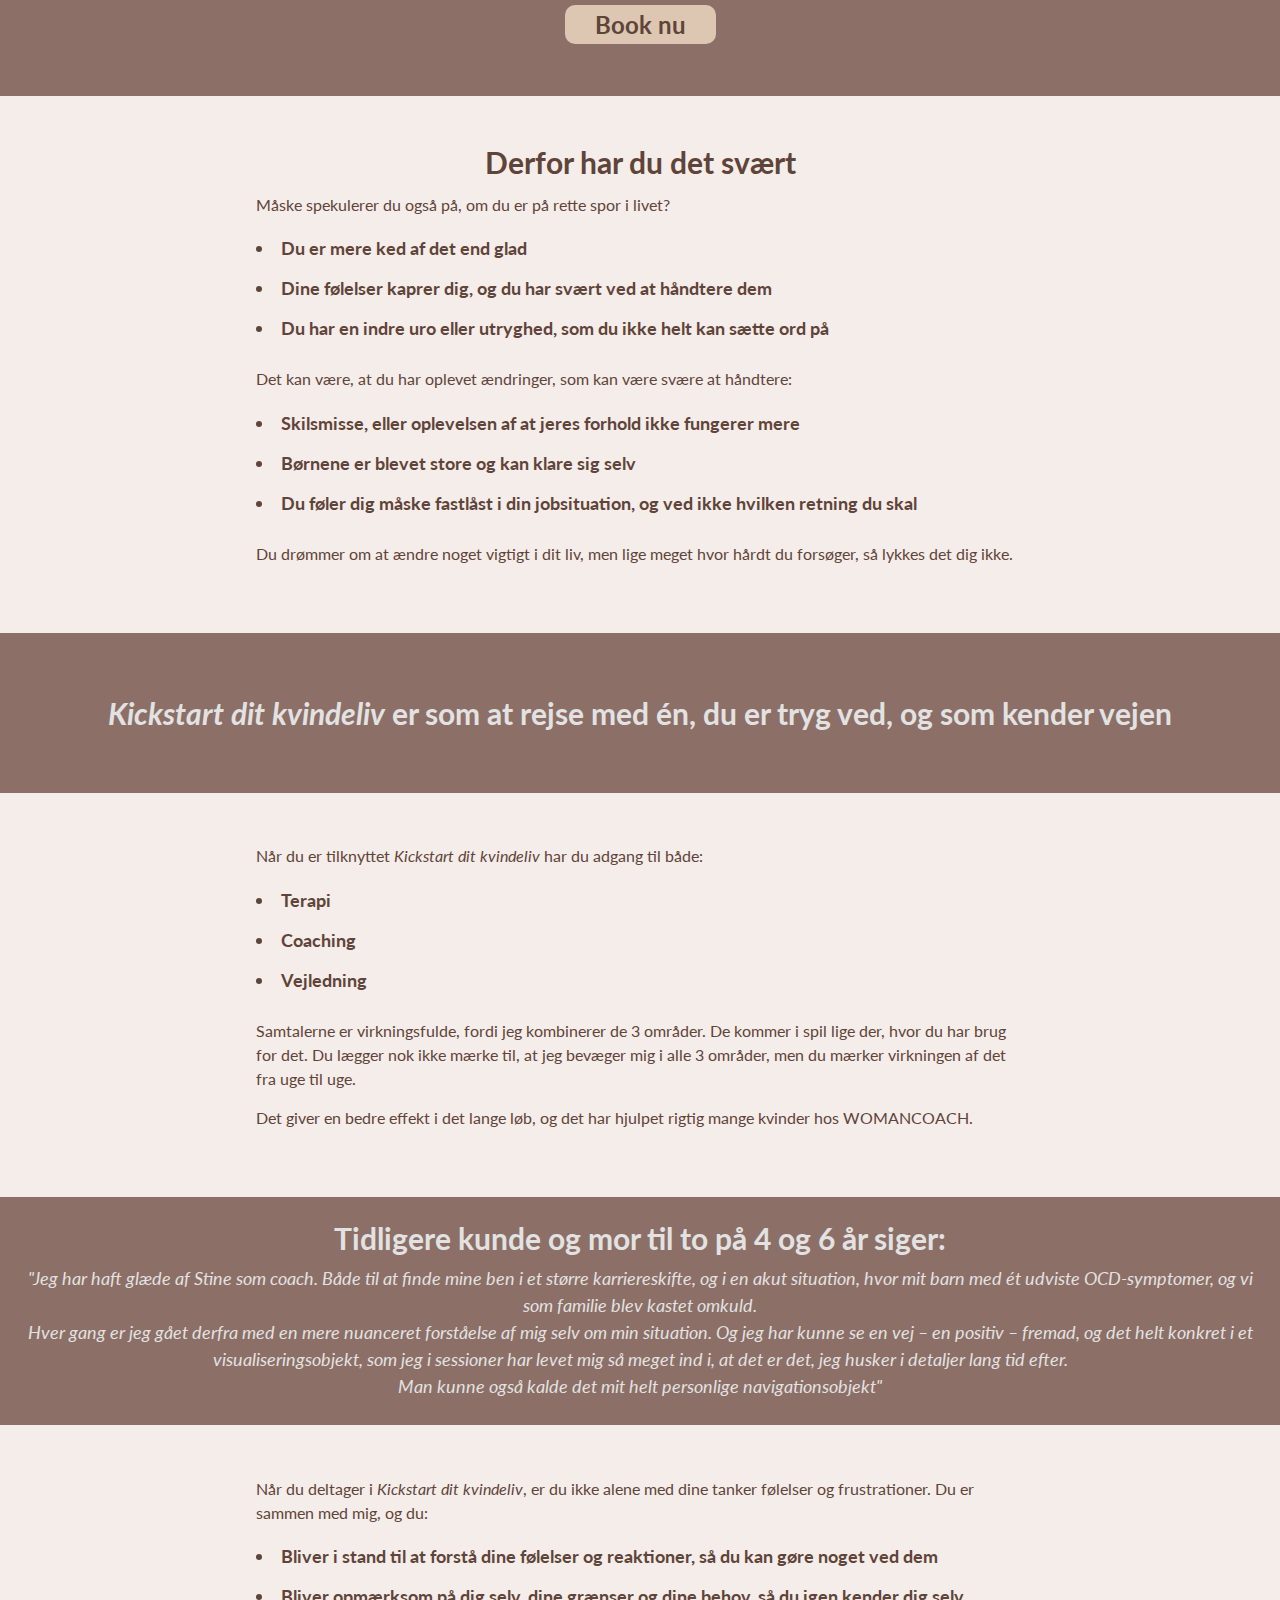
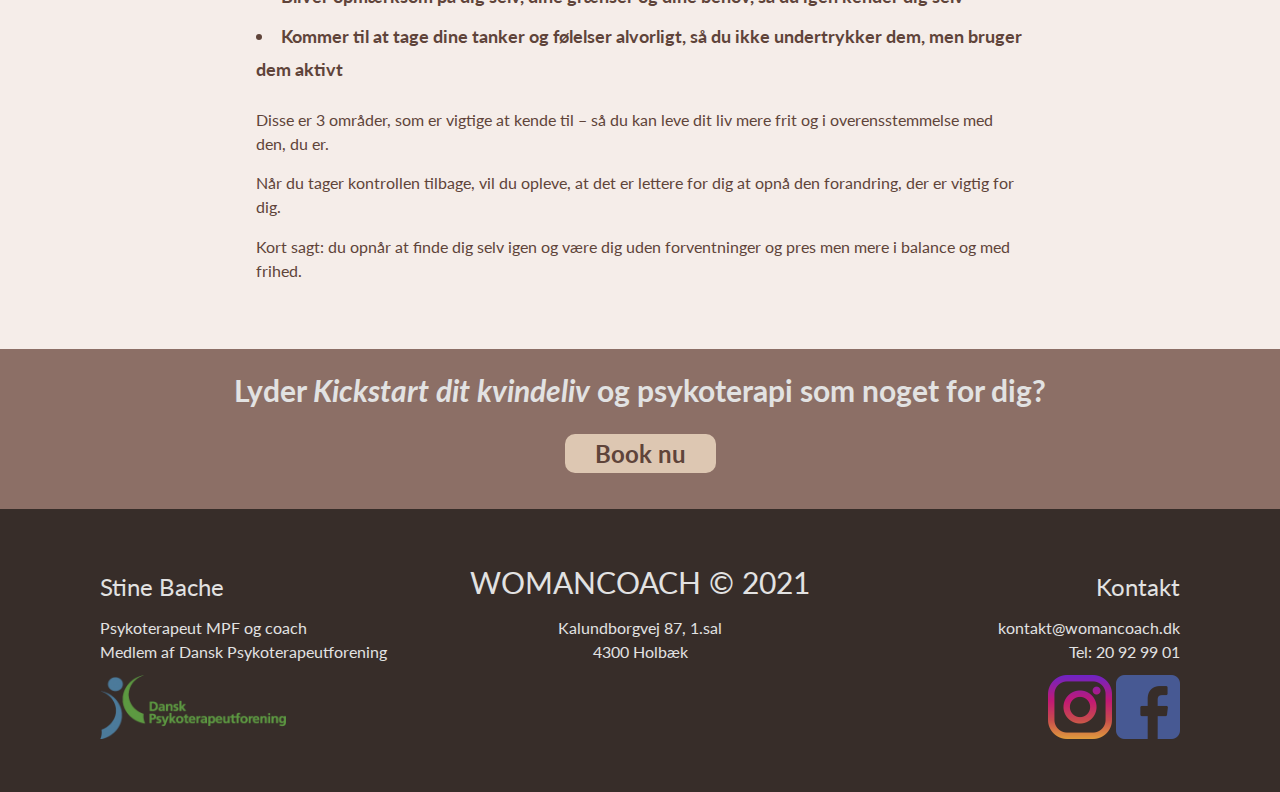
<file: psykoterapi.html>
<!DOCTYPE html>
<html lang="da">

<head>
    <meta charset="UTF-8">
    <meta http-equiv="X-UA-Compatible" content="IE=edge">
    <meta name="viewport" content="width=device-width, initial-scale=1.0">
    <title>WOMANCOACH - Kickstart dit kvindeliv</title>
    <meta name="description"
        content="Stine Bache's Womancoach giver dig muligheden for stresscoaching og psykoterapi online eller in-person i Holbæk.">
    <link rel="stylesheet" href="css/reset.css">
    <link rel="stylesheet" href="css/styles.css">
</head>

<body>
    <nav>
        <div id="navbar">
            <div id="logo">
                <a href="index.html">
                    <img src="img/logo.png" alt="Stine Bache's Womancoach Logo">
                </a>
            </div>
            <ul id="navlinks">
                <li><a href="hvemerjeg.html">Hvem er jeg?</a></li>
                <li><a href="behandlinger.html">Behandlinger</a></li>
                <li><a href="priser.html">Priser</a></li>
                <li><a href="booking.html">Booking</a></li>
                <li><a href="blog.html">Blog</a></li>
                <li><a href="kontakt.html">Kontakt</a></li>
            </ul>
            <div id="navburger">
                <div class="navburger-btn"></div>
            </div>
        </div>
        <div id="burgermenu">
            <ul>
                <li><a href="hvemerjeg.html">Hvem er jeg?</a></li>
                <li><a href="behandlinger.html">Behandlinger</a></li>
                <li><a href="priser.html">Priser</a></li>
                <li><a href="booking.html">Booking</a></li>
                <li><a href="blog.html">Blog</a></li>
                <li><a href="kontakt.html">Kontakt</a></li>
            </ul>
        </div>
    </nav>
    <div class="banner" id="psykoterapi"></div>
    <header class="divider header">
        <h1>Kickstart dit kvindeliv – og tag styringen i dit eget liv</h1>
    </header>
    <main>
        <div class="centercontent">
            <p>Mange kvinder har perioder i deres liv, hvor de oplever, at de lever i en krigszone. Hver dag er en kamp,
                der dræner dem for energi. - Børn, partner, job, chef, kolleger, veninder og familie stritter i alle
                retninger, og udfordringerne hober sig op.</p>
            <p>Måske er det også det, du oplever i øjeblikket?</p>
            <p>Kender du også til det, at dit liv er som en lufthavn med masser af afgange. Du står midt i
                afgangshallen, men du ved ikke, hvilket fly du skal tage med. Du ved bare, at der, hvor du er nu, vil du
                ikke være, for det dræner dig og du mister dig selv.</p>
            <p>Måske handler dit problem om:</p>
            <ul>
                <li>Forventninger og ansvar</li>
                <li>Ensomhed og ked af det hed, følelsen af ikke at blive set og hørt</li>
                <li>Tankemylder og svære bekymringer</li>
                <li>Angst og sorg</li>
            </ul>
            <p>Du trænger til ændringer i dit liv, og du er nået der til, at du skal, og du vil tage mere vare på dig
                selv. For det har du brug for, så du kan fungere igen.</p>
        </div>
        <div class="divider header">
            <div class="dividercontent centercontent">
                <p>Kom med på <span>Kickstart dit kvindeliv – og tag styringen i dit eget liv</span>, hvor jeg følger
                    dig personligt hver
                    uge i 8 uger. Vi arbejder sammen, så du igen kan overskue din hverdag og leve dit liv fuldt ud.</p>
                <div class="buttons">
                    <a href="booking.html" class="btn">Book nu</a>
                </div>
            </div>
        </div>
        <section class="centercontent">
            <h2>Derfor har du det svært</h2>
            <p>Måske spekulerer du også på, om du er på rette spor i livet?</p>
            <ul>
                <li>Du er mere ked af det end glad</li>
                <li>Dine følelser kaprer dig, og du har svært ved at håndtere dem</li>
                <li>Du har en indre uro eller utryghed, som du ikke helt kan sætte ord på</li>
            </ul>
            <p>Det kan være, at du har oplevet ændringer, som kan være svære at håndtere:</p>
            <ul>
                <li>Skilsmisse, eller oplevelsen af at jeres forhold ikke fungerer mere</li>
                <li>Børnene er blevet store og kan klare sig selv</li>
                <li>Du føler dig måske fastlåst i din jobsituation, og ved ikke hvilken retning du skal</li>
            </ul>
            <p>Du drømmer om at ændre noget vigtigt i dit liv, men lige meget hvor hårdt du forsøger, så lykkes det dig
                ikke.</p>
        </section>
        <section class="divider header">
            <div class="dividercontent">
                <h2><span>Kickstart dit kvindeliv</span> er som at rejse med én, du er tryg ved, og som kender vejen
                </h2>
            </div>
        </section>
        <div class="centercontent">
            <p>Når du er tilknyttet <span>Kickstart dit kvindeliv</span> har du adgang til både:</p>
            <ul>
                <li>Terapi</li>
                <li>Coaching</li>
                <li>Vejledning</li>
            </ul>
            <p>Samtalerne er virkningsfulde, fordi jeg kombinerer de 3 områder. De kommer i spil lige der, hvor du har
                brug for det.
                Du lægger nok ikke mærke til, at jeg bevæger mig i alle 3 områder, men du mærker virkningen af det fra
                uge til uge.
            </p>
            <p>Det giver en bedre effekt i det lange løb, og det har hjulpet rigtig mange kvinder hos WOMANCOACH.</p>
        </div>
        <section class="divider">
            <div class="dividercontent">
                <h2>Tidligere kunde og mor til to på 4 og 6 år siger:</h2>
                <p id="quote"><span>"Jeg har haft glæde af Stine som coach. Både til at finde mine ben i et større
                        karriereskifte,
                        og i en akut situation, hvor mit barn med ét udviste OCD-symptomer, og vi som familie blev
                        kastet omkuld.
                        <br>
                        Hver gang er jeg gået derfra med en mere nuanceret forståelse af mig selv om min situation. Og
                        jeg har kunne se en vej – en positiv – fremad, og det helt konkret i et visualiseringsobjekt,
                        som jeg i sessioner har levet mig så meget ind i, at det er det, jeg husker i detaljer lang tid
                        efter.
                        <br>
                        Man kunne også kalde det mit helt personlige navigationsobjekt"
                    </span></p>
            </div>
        </section>
        <div class="centercontent">
            <p>Når du deltager i <span>Kickstart dit kvindeliv</span>, er du ikke alene med dine tanker følelser og
                frustrationer. Du er sammen med mig, og du:</p>
            <ul>
                <li>Bliver i stand til at forstå dine følelser og reaktioner, så du kan gøre noget ved dem</li>
                <li>Bliver opmærksom på dig selv, dine grænser og dine behov, så du igen kender dig selv</li>
                <li>Kommer til at tage dine tanker og følelser alvorligt, så du ikke undertrykker dem, men bruger dem
                    aktivt</li>
            </ul>
            <p>Disse er 3 områder, som er vigtige at kende til – så du kan leve dit liv mere frit og i overensstemmelse
                med den, du er.</p>
            <p>Når du tager kontrollen tilbage, vil du opleve, at det er lettere for dig at opnå den forandring, der er
                vigtig for dig.</p>
            <p>Kort sagt: du opnår at finde dig selv igen og være dig uden forventninger og pres men mere i balance og
                med frihed.</p>
        </div>
        <section class="divider">
            <div class="dividercontent">
                <h2>Lyder <span>Kickstart dit kvindeliv</span> og psykoterapi som noget for dig?</h2>
                <div class="buttons">
                    <a href="booking.html" class="btn">Book nu</a>
                </div>
            </div>
        </section>
    </main>
    <footer>
        <div class="footercontent">
            <div class="footertop">
                <p>Stine Bache</p>
                <p>WOMANCOACH © 2021</p>
                <p>Kontakt</p>
            </div>
            <div class="footermiddle">
                <p>Psykoterapeut MPF og coach<br>
                    Medlem af Dansk Psykoterapeutforening</p>
                <p>Kalundborgvej 87, 1.sal<br>
                    4300 Holbæk</p>
                <p>kontakt@womancoach.dk<br>
                    Tel: 20 92 99 01</p>
            </div>
            <div class="footerbottom">
                <img src="img/icons/DPF_logo.png" alt="Dansk Psykoterapeutforening logo">
                <div class="SoMebuttons">
                    <a href=""><img src="img/icons/instagram.png" alt="Instagram transparent logo"></a>
                    <a href=""><img src="img/icons/facebook.png" alt="Facebook transparent logo"></a>
                </div>
            </div>
        </div>
    </footer>
    <script src="js/javascript.js"></script>
</body>

</html>
</file>
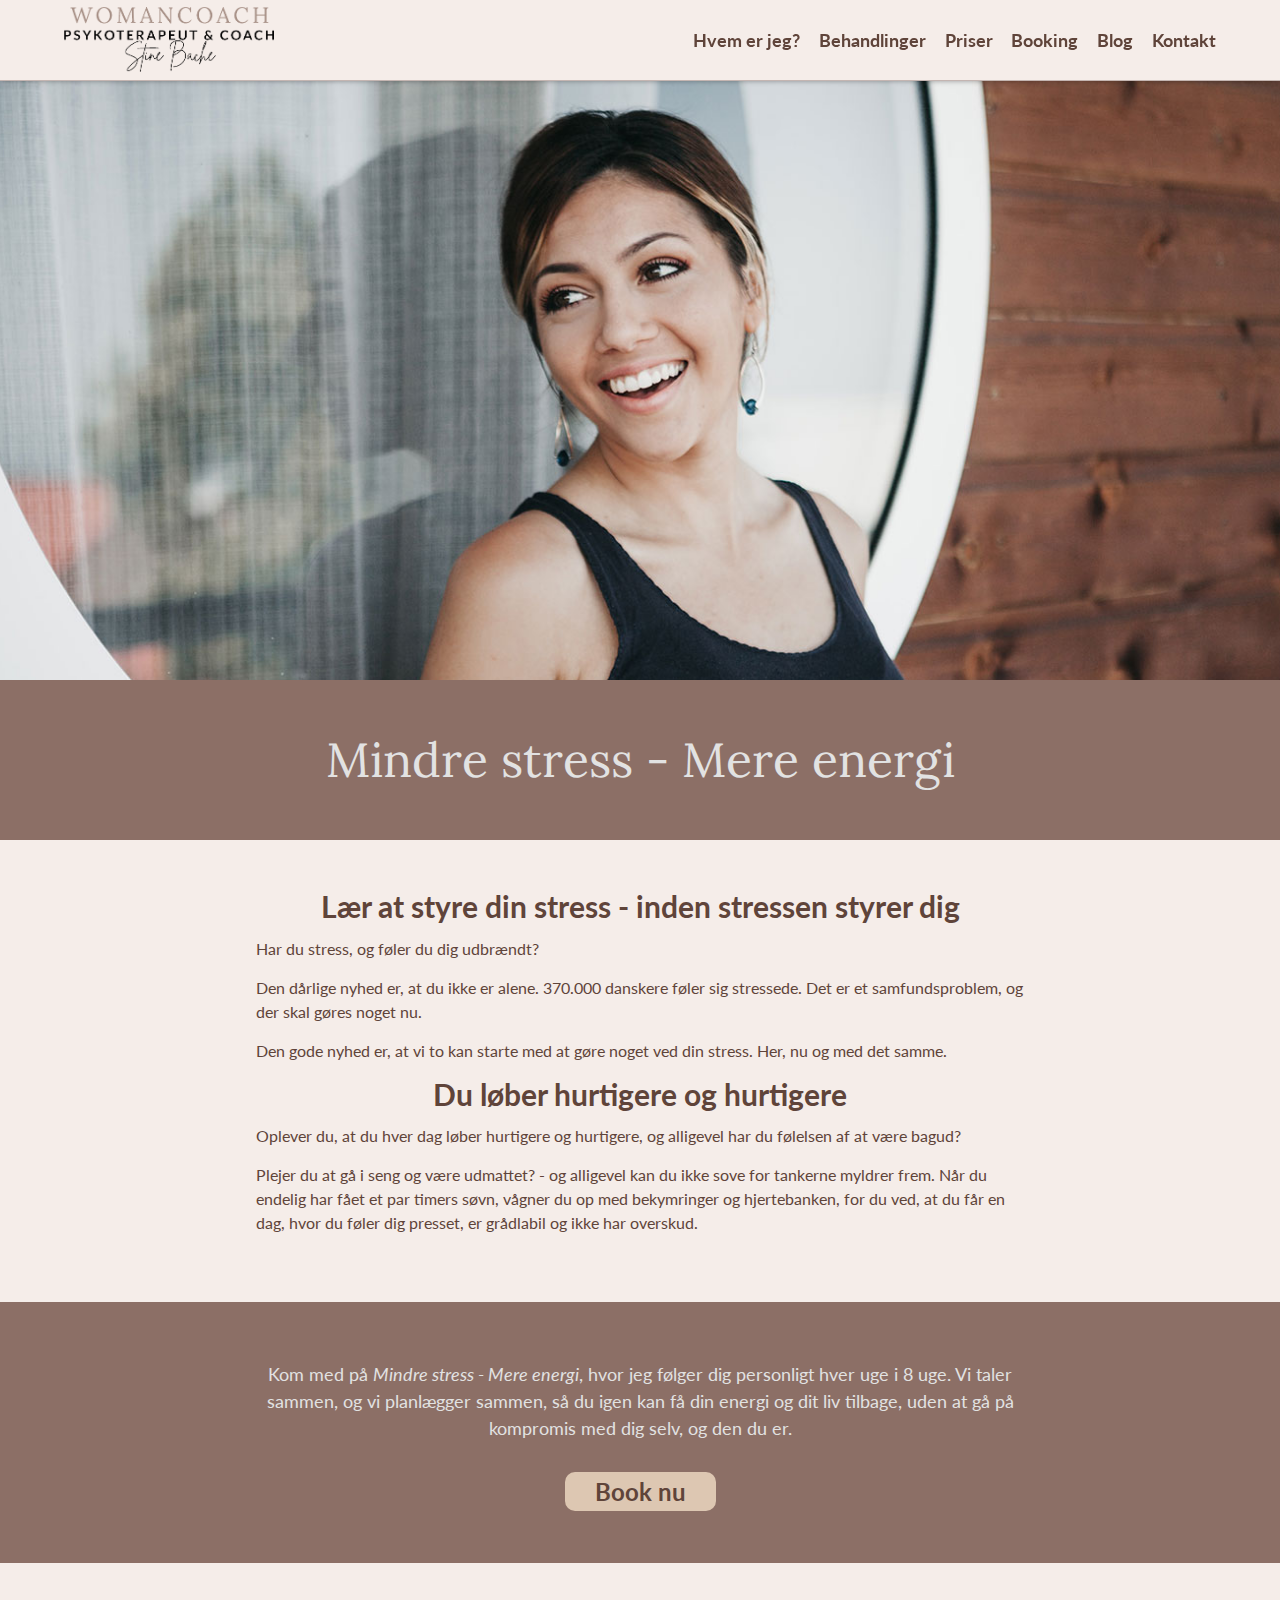
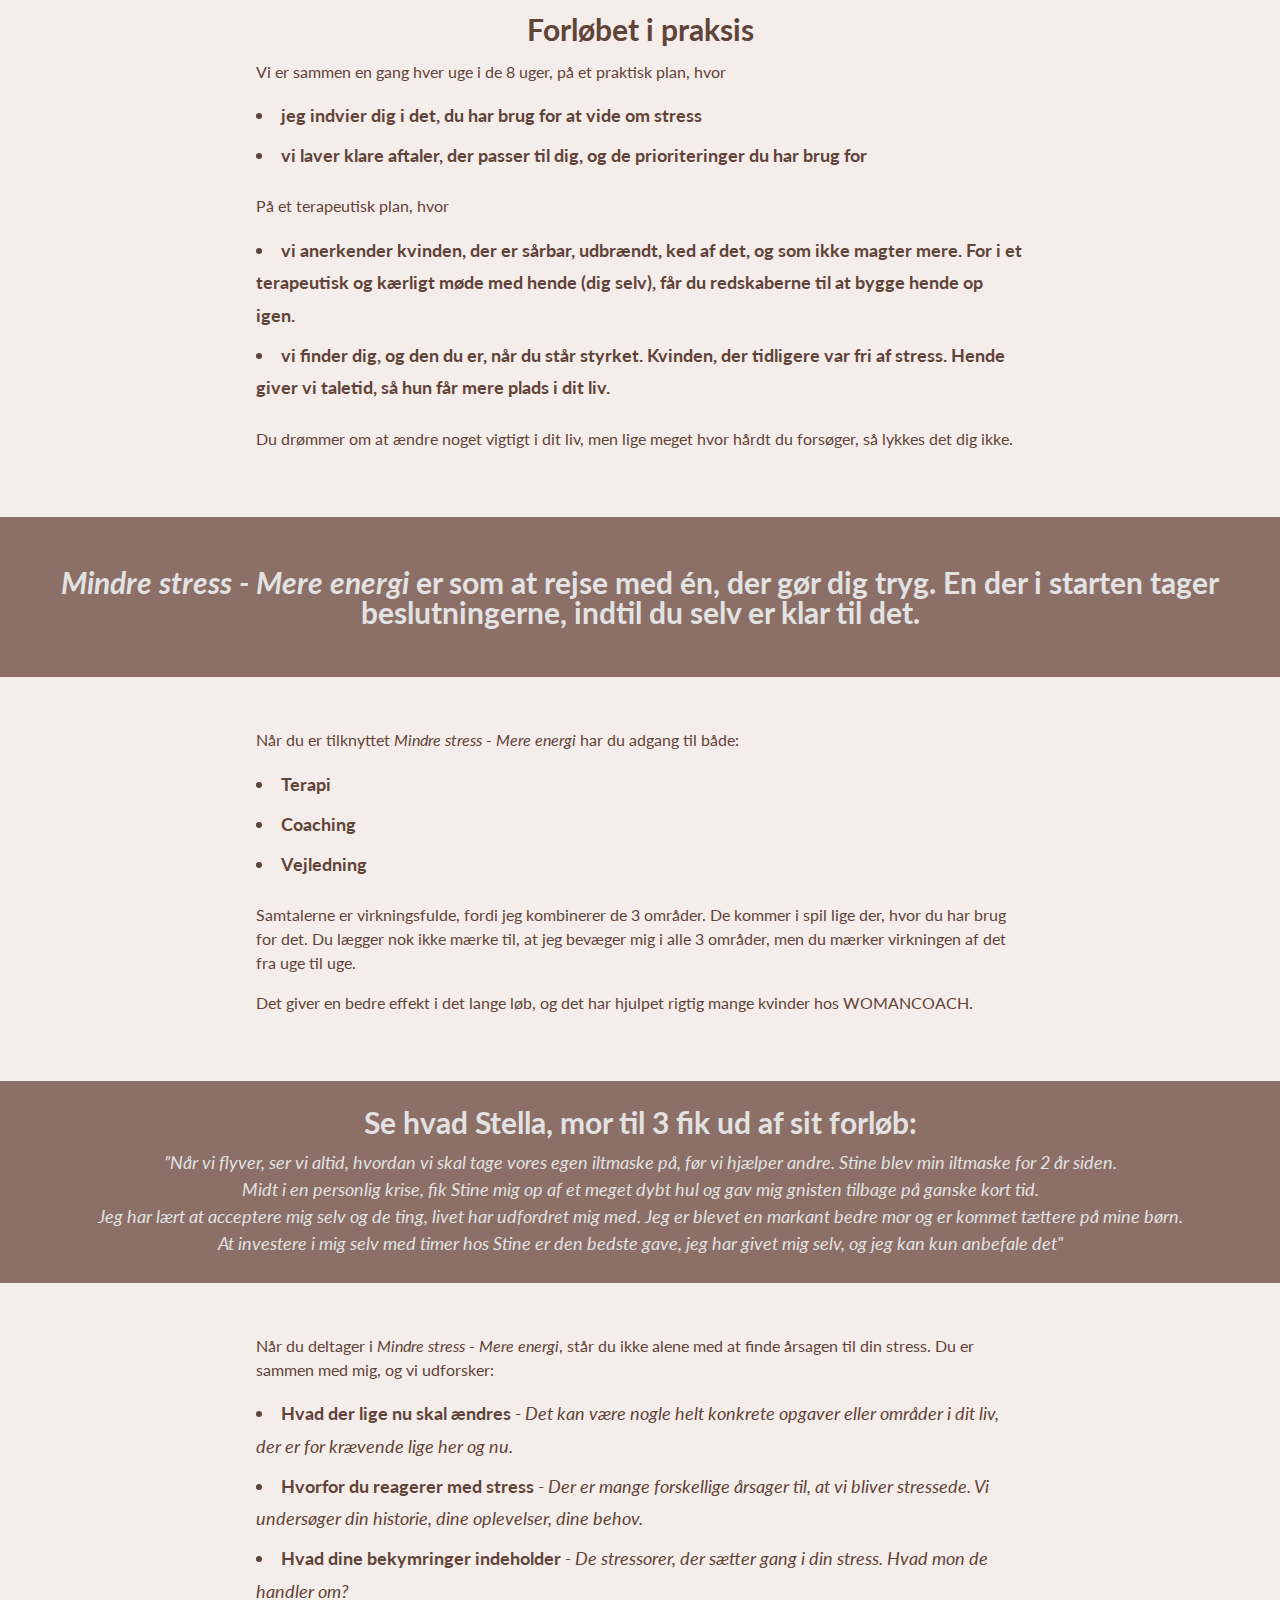
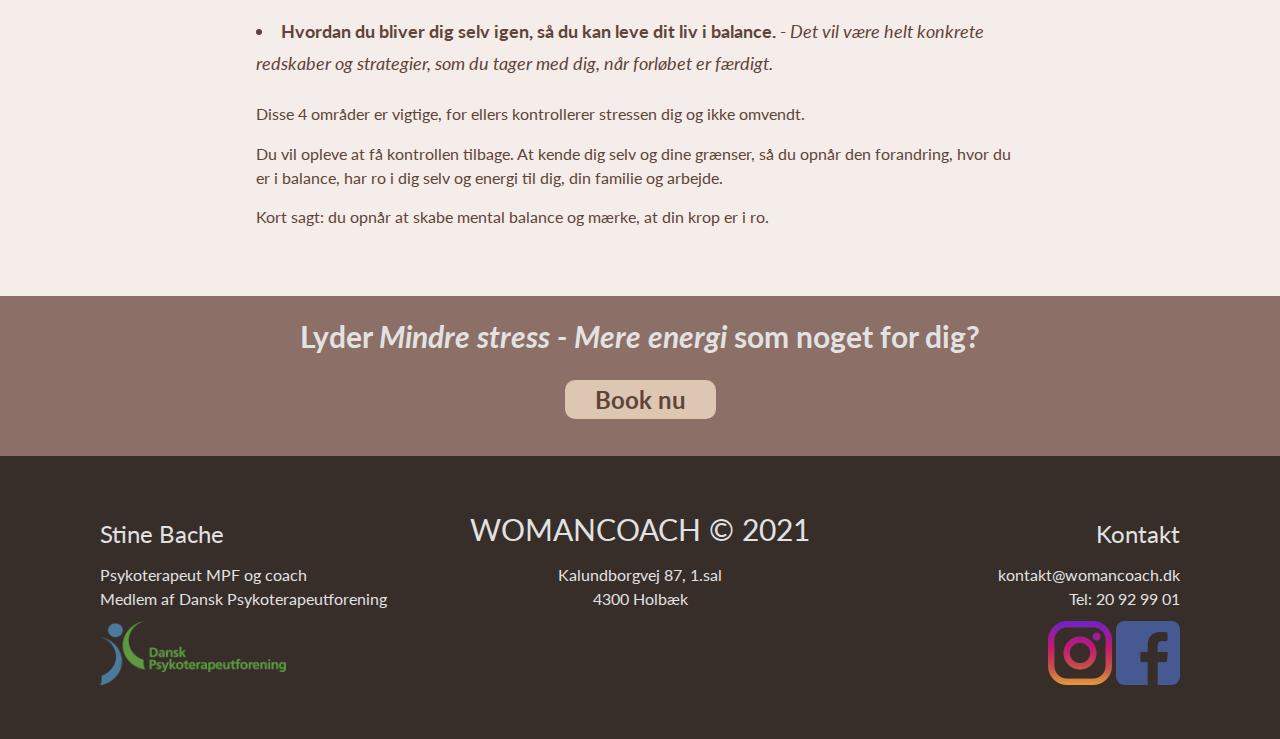
<file: stresscoaching.html>
<!DOCTYPE html>
<html lang="da">

<head>
    <meta charset="UTF-8">
    <meta http-equiv="X-UA-Compatible" content="IE=edge">
    <meta name="viewport" content="width=device-width, initial-scale=1.0">
    <title>WOMANCOACH - Mindre stress - Mere energi</title>
    <meta name="description"
        content="Stine Bache's Womancoach giver dig muligheden for stresscoaching og psykoterapi online eller in-person i Holbæk.">
    <link rel="stylesheet" href="css/reset.css">
    <link rel="stylesheet" href="css/styles.css">
</head>

<body>
    <nav>
        <div id="navbar">
            <div id="logo">
                <a href="index.html">
                    <img src="img/logo.png" alt="Stine Bache's Womancoach Logo">
                </a>
            </div>
            <ul id="navlinks">
                <li><a href="hvemerjeg.html">Hvem er jeg?</a></li>
                <li><a href="behandlinger.html">Behandlinger</a></li>
                <li><a href="priser.html">Priser</a></li>
                <li><a href="booking.html">Booking</a></li>
                <li><a href="blog.html">Blog</a></li>
                <li><a href="kontakt.html">Kontakt</a></li>
            </ul>
            <div id="navburger">
                <div class="navburger-btn"></div>
            </div>
        </div>
        <div id="burgermenu">
            <ul>
                <li><a href="hvemerjeg.html">Hvem er jeg?</a></li>
                <li><a href="behandlinger.html">Behandlinger</a></li>
                <li><a href="priser.html">Priser</a></li>
                <li><a href="booking.html">Booking</a></li>
                <li><a href="blog.html">Blog</a></li>
                <li><a href="kontakt.html">Kontakt</a></li>
            </ul>
        </div>
    </nav>
    <div class="banner" id="stresscoaching"></div>
    <header class="divider header">
        <h1>Mindre stress - Mere energi</h1>
    </header>
    <main>
        <section class="centercontent">
            <h2>Lær at styre din stress - inden stressen styrer dig
            </h2>
            <p>Har du stress, og føler du dig udbrændt?</p>
            <p>Den dårlige nyhed er, at du ikke er alene. 370.000 danskere føler sig stressede. Det er et
                samfundsproblem, og der skal gøres noget nu.</p>
            <p>Den gode nyhed er, at vi to kan starte med at gøre noget ved din stress. Her, nu og med det samme.</p>
            <h2>Du løber hurtigere og hurtigere</h2>
            <p>Oplever du, at du hver dag løber hurtigere og hurtigere, og alligevel har du følelsen af at være bagud?
            </p>
            <p>Plejer du at gå i seng og være udmattet? - og alligevel kan du ikke sove for tankerne myldrer frem. Når
                du endelig har fået et par timers søvn, vågner du op med bekymringer og hjertebanken, for du ved, at du
                får en dag, hvor du føler dig presset, er grådlabil og ikke har overskud.</p>
        </section>
        <div class="divider header">
            <div class="dividercontent centercontent">
                <p>Kom med på <span>Mindre stress - Mere energi</span>, hvor jeg følger dig personligt hver uge i 8 uge.
                    Vi taler sammen, og vi planlægger sammen, så du igen kan få din energi og dit liv tilbage, uden at
                    gå på kompromis med dig selv, og den du er.
                </p>
                <div class="buttons">
                    <a href="booking.html" class="btn">Book nu</a>
                </div>
            </div>
        </div>
        <section class="centercontent">
            <h2>Forløbet i praksis</h2>
            <p>Vi er sammen en gang hver uge i de 8 uger, på et praktisk plan, hvor</p>
            <ul>
                <li>jeg indvier dig i det, du har brug for at vide om stress</li>
                <li>vi laver klare aftaler, der passer til dig, og de prioriteringer du har brug for</li>
            </ul>
            <p>På et terapeutisk plan, hvor</p>
            <ul>
                <li>vi anerkender kvinden, der er sårbar, udbrændt, ked af det, og som ikke magter mere. For i et
                    terapeutisk og kærligt møde med hende (dig selv), får du redskaberne til at bygge hende op igen.
                </li>
                <li>vi finder dig, og den du er, når du står styrket. Kvinden, der tidligere var fri af stress. Hende
                    giver vi taletid, så hun får mere plads i dit liv.</li>
            </ul>
            <p>Du drømmer om at ændre noget vigtigt i dit liv, men lige meget hvor hårdt du forsøger, så lykkes det dig
                ikke.</p>
        </section>
        <section class="divider header">
            <div class="dividercontent">
                <h2><span>Mindre stress - Mere energi</span> er som at rejse med én, der gør dig tryg. En der i starten
                    tager beslutningerne, indtil du selv er klar til det.</h2>
            </div>
        </section>
        <div class="centercontent">
            <p>Når du er tilknyttet <span>Mindre stress - Mere energi</span> har du adgang til både:</p>
            <ul>
                <li>Terapi</li>
                <li>Coaching</li>
                <li>Vejledning</li>
            </ul>
            <p>Samtalerne er virkningsfulde, fordi jeg kombinerer de 3 områder. De kommer i spil lige der, hvor du har
                brug for det.
                Du lægger nok ikke mærke til, at jeg bevæger mig i alle 3 områder, men du mærker virkningen af det fra
                uge til uge.
            </p>
            <p>Det giver en bedre effekt i det lange løb, og det har hjulpet rigtig mange kvinder hos WOMANCOACH.</p>
        </div>
        <section class="divider">
            <div class="dividercontent">
                <h2>Se hvad Stella, mor til 3 fik ud af sit forløb:</h2>
                <p><span>”Når vi flyver, ser vi altid, hvordan vi skal tage vores egen iltmaske på, før vi hjælper
                        andre. Stine blev min iltmaske for 2 år siden.
                        <br>
                        Midt i en personlig krise, fik Stine mig op af et meget dybt hul og gav mig gnisten tilbage på
                        ganske kort tid.
                        <br>
                        Jeg har lært at acceptere mig selv og de ting, livet har udfordret mig med. Jeg er blevet en
                        markant bedre mor og er kommet tættere på mine børn.
                        <br>
                        At investere i mig selv med timer hos Stine er den bedste gave, jeg har givet mig selv, og jeg
                        kan kun anbefale det"
                    </span></p>
            </div>
        </section>
        <div class="centercontent">
            <p>Når du deltager i <span>Mindre stress - Mere energi</span>, står du ikke alene med at finde årsagen til
                din stress. Du er sammen med mig, og vi udforsker: </p>
            <ul>
                <li>Hvad der lige nu skal ændres <span>- Det kan være nogle helt konkrete opgaver eller områder i dit
                        liv, der
                        er for krævende lige her og nu.</span></li>
                <li>Hvorfor du reagerer med stress <span>- Der er mange forskellige årsager til, at vi bliver stressede.
                        Vi
                        undersøger din historie, dine oplevelser, dine behov.</span></li>
                <li>Hvad dine bekymringer indeholder <span>- De stressorer, der sætter gang i din stress. Hvad mon de
                        handler om?</span></li>
                <li>Hvordan du bliver dig selv igen, så du kan leve dit liv i balance. <span>- Det vil være helt
                        konkrete redskaber og strategier, som du tager med dig, når forløbet er færdigt.</span></li>
            </ul>
            <p>Disse 4 områder er vigtige, for ellers kontrollerer stressen dig og ikke omvendt.</p>
            <p>Du vil opleve at få kontrollen tilbage. At kende dig selv og dine grænser, så du opnår den forandring,
                hvor du er i balance, har ro i dig selv og energi til dig, din familie og arbejde.</p>
            <p>Kort sagt: du opnår at skabe mental balance og mærke, at din krop er i ro.</p>
        </div>
        <section class="divider">
            <div class="dividercontent">
                <h2>Lyder <span>Mindre stress - Mere energi</span> som noget for dig?</h2>
                <div class="buttons">
                    <a href="booking.html" class="btn">Book nu</a>
                </div>
            </div>
        </section>
    </main>
    <footer>
        <div class="footercontent">
            <div class="footertop">
                <p>Stine Bache</p>
                <p>WOMANCOACH © 2021</p>
                <p>Kontakt</p>
            </div>
            <div class="footermiddle">
                <p>Psykoterapeut MPF og coach<br>
                    Medlem af Dansk Psykoterapeutforening</p>
                <p>Kalundborgvej 87, 1.sal<br>
                    4300 Holbæk</p>
                <p>kontakt@womancoach.dk<br>
                    Tel: 20 92 99 01</p>
            </div>
            <div class="footerbottom">
                <img src="img/icons/DPF_logo.png" alt="Dansk Psykoterapeutforening logo">
                <div class="SoMebuttons">
                    <a href=""><img src="img/icons/instagram.png" alt="Instagram transparent logo"></a>
                    <a href=""><img src="img/icons/facebook.png" alt="Facebook transparent logo"></a>
                </div>
            </div>
        </div>
    </footer>
    <script src="js/javascript.js"></script>
</body>

</html>
</file>
<file: css/styles.css>
@import url('https://fonts.googleapis.com/css2?family=Lato:wght@400;700&family=Lora:ital,wght@0,400;0,700;1,400&display=swap');
/* 
    font-family: 'Lato', sans-serif;
    font-family: 'Lora', serif; 
*/

body {
    background-color: #F5EDE9;
    font-family: 'Lato', sans-serif;
    color: #5f443a;
}

main {
    /* max-width: 1080px; */
    margin: 0 auto;
}

p {
    line-height: 150%;
}

nav {
    background-color: #F5EDE9;
    position: fixed;
    top: 0;
    width: 100%;
    border-bottom: 1px solid#c4b5b1;
    box-shadow: 0px 0px 5px 0px rgba(0, 0, 0, 0.35);
    z-index: 100;
}

#navbar {
    height: 80px;
    /* max-width: 1080px; */
    margin: 0 auto;
    display: flex;
    justify-content: space-between;
    align-items: center;
    width: 90%;
}

#logo img {
    height: 65px;
}

#navlinks {
    display: inline-flex;
    width: 100%;
    justify-content: flex-end;
    font-size: 18px;
    font-weight: 700;
}

#navlinks li {
    margin-left: 2%;
}

#navlinks a {
    text-decoration: none;
    color: #5f443a;
}

#navlinks a:hover {
    text-decoration: underline;
}

#navburger {
    display: none;
}

#burgermenu a {
    font-size: 20px;
    color: #5f443a;
    text-decoration: none;
    padding: 4%;
    border-top: 1px solid #5f443a;
    display: block;
}

#burgermenu {
    display: none;
}

.banner {
    z-index: 99;
    position: relative;
    background-attachment: fixed;
    background-position: center;
    background-repeat: no-repeat;
    background-size: cover;
    min-height: 600px;
    margin-top: 80px;
    background-position-y: 80px;
}

#forside {
    background-image: url("../img/forside-banner.jpg");
    background-position: top;
}

#kontakt {
    background-image: url("../img/kontakt-banner.jpg");
}

#booking-banner {
    background-image: url("../img/booking-banner.jpg");
}

#kvittering-banner {
    background-image: url("../img/booking-banner.jpg");
    min-height: 400px;
}

#priser-banner {
    background-image: url("../img/priser-banner.jpg");
    background-position: top;
}

#psykoterapi {
    background-image: url("../img/psykoterapi.jpg");
    background-position: top;
}

#stresscoaching {
    background-image: url("../img/stresscoaching-banner.jpg");
    background-position: top;
}

#blog {
    background-image: url("../img/blog-banner.jpg");
    background-position: top;
}

.behandlingertop, .infotop, .omkringtop {
    display: flex;
    /* max-width: 1080px; */
    margin: 0 auto;
}

.omkringtop {
    margin-top: 80px;
}

iframe {
    margin: 0 auto;
    display: block;
    width: 100%;
    height: 720px;
}

.behandlingertekst {
    width: 50%;
    margin-top: 80px;
    min-height: 600px;
    background-color: #8C6F66;
    color: #e2e2e2;
    display: flex;
    justify-content: center;
    flex-direction: column;
}

.behandlingertekst p {
    line-height: 180%;
}

.omkringtekst {
    display: flex;
    justify-content: center;
    flex-direction: column;
    font-family: 'Lora', serif;
    font-weight: 700;
}

.behandlingertekst>*, .infotekst>* {
    margin: 0 8%;
}

.behandlingerbanner {
    width: 50%;
    background-position: 100% 15%;
    background-repeat: no-repeat;
    background-size: cover;
    background-image: url("../img/behandlinger-banner.jpg");
    margin-top: 80px;
    min-height: 600px;
}

.behandlingerbanner:first-child, .infobanner:first-child {
    display: none;
}

.infotekst {
    width: 50%;
    margin-top: 80px;
    min-height: 600px;
    background-color: #8C6F66;
    color: #e2e2e2;
    display: flex;
    justify-content: center;
    flex-direction: column;
}

.infotekst span {
    font-weight: 700;
}

.infobanner {
    width: 50%;
    background-position: center;
    background-repeat: no-repeat;
    background-size: cover;
    background-image: url("../img/hygge_stol.jpg");
    margin-top: 80px;
    min-height: 600px;
}

.divider {
    background-color: #8C6F66;
    min-height: 160px;
    color: #e2e2e2;
    text-align: center;
}

.divider h1 {
    font-family: 'Lora', serif;
    font-size: 48px;
}

.divider h2, .divider h3 {
    padding: 0;
}

#quote h2 {
    font-family: 'Lora', serif;
    font-size: 30px;
    width: 66%;
    padding: 2% 0;
    font-weight: 400;
    line-height: 130%;
    font-style: italic;
}

#danskpsyk h2 {
    font-family: 'Lora', serif;
    font-size: 30px;
    width: 66%;
    padding: 2% 0;
    font-weight: 400;
    line-height: 130%;
}

#danskpsykcontent p {
    font-size: 20px;
    padding: 2% 0;
    text-align: center;
    width: 75%;
    margin: 0 auto;
}

#danskpsykcontent img {
    display: block;
    margin: 0 auto;
}

.lektioner {
    font-size: 20px;
    padding: 2% 0;
    text-align: center;
    margin: 0 auto;
}

.lektioner ul {
    display: inline-block;
    text-align: left;
    list-style: disc;
}

.header {
    display: flex;
    align-items: center;
    justify-content: center;
    flex-direction: column;
}

.segment {
    display: flex;
}

.segment>*, .introduction>* {
    display: flex;
    flex-direction: column;
    justify-content: space-between;
}

.segment p {
    flex: auto;
}

h2 {
    font-size: 30px;
    font-weight: 700;
    padding-bottom: 2%;
}

h3 {
    font-size: 24px;
    font-weight: 700;
    padding-bottom: 2%;
}

#priserdisclaimer {
    padding: 0 0 4%;
    text-align: center;
}

#middlechoice {
    margin: 4% 0;
}

#priser aside {
    background-color: #D9CEC3;
    padding: 6% 2%;
    box-shadow: 0px 0px 5px 0px rgba(0, 0, 0, 0.35);
    border: 1px solid #5f443a;
}

#priser aside>* {
    margin-top: 5%;
}

#priser p {
    font-size: 20px;
}

#priser, #hover {
    text-align: center;
}

#hover aside {
    box-shadow: 0px 0px 5px 0px rgba(0, 0, 0, 0.35);
    background-size: cover;
    background-repeat: no-repeat;
    background-position: left center;
    cursor: pointer;
    transition: all 0.2s ease;
    height: 200px;
    margin-top: 0;
}

#hover aside:hover {
    transform: scale(1.1);
    transition: all 0.2s ease;
}

.ompunkter aside:first-child {
    background-image: url("../img/ambition.jpeg");
}

.ompunkter aside:nth-child(2) {
    background-image: url("../img/styrke.jpg");
}

.ompunkter aside:last-child {
    background-image: url("../img/motivation.png");
}

.kontaktpunkter aside:first-child {
    background-image: url("../img/kontakt-banner.jpg");
}

.kontaktpunkter aside:nth-child(2) {
    background-image: url("../img/walkandtalk.jpg");
}

.kontaktpunkter aside:last-child {
    background-image: url("../img/online.jpg");
}

#hover h2 {
    box-shadow: 0px 0px 5px 0px rgba(0, 0, 0, 0.35);
    background-color: rgba(226, 226, 226, 0.8);
    border-radius: 10px;
    padding: 2%;
    user-select: none;
}

#hover aside:nth-child(2) {
    margin: 0;
}

.choices aside {
    padding: 2%;
    margin: 4% 8%;
    flex: 1 1 0px;
}

.choices aside>* {
    display: block;
}

.choices aside:first-child {
    margin-right: 4%;
}

.choices aside:last-child {
    margin-left: 4%;
}

.choices img {
    width: 100%;
    margin-bottom: 2%;
    box-shadow: 0px 0px 5px 0px rgba(0, 0, 0, 0.35);
    border-radius: 10px;
}

.border>aside {
    /* border: 1px solid #5f443a; */
    background-color: #f8f8f8;
    box-shadow: 0px 0px 5px 0px rgba(0, 0, 0, 0.35);
    border-radius: 10px;
}

#behandlingerintro {
    padding-bottom: 0;
}

.readmore {
    text-decoration: none;
    font-size: 24px;
    color: #5f443a;
    font-weight: 700;
    padding-top: 2%;
}

.readmore:hover {
    text-decoration: underline;
}

.introduction {
    background-image: url("../img/forside-stinebache.jpg");
    height: 500px;
    display: flex;
    justify-content: end;
    background-position: center;
    background-repeat: no-repeat;
    background-size: cover;
}

.introduction aside {
    background-color: rgba(245, 237, 233, 0.80);
    width: 40%;
    padding: 2%;
    margin-left: 0;
    justify-content: center;
    text-align: justify;
}

.introduction p {
    line-height: 150%;
}

.introduction a {
    padding-top: 2%;
    text-decoration: none;
    color: #5f443a;
    font-weight: bold;
    font-size: 20px;
}

.introduction a:hover {
    text-decoration: underline;
}

.buttons {
    padding: 3% 0 1%;
}

.dividercontent {
    padding: 2%;
}

.dividercontent span {
    font-style: italic;
}

.dividercontent p {
    font-size: 18px;
    padding-top: 1%;
}

.centercontent {
    width: 60%;
    margin: 0 auto;
    padding: 4% 0;
}

.centercontent h2 {
    text-align: center;
}

.centercontent p {
    padding-bottom: 2%;
    line-height: 150%;
}

.centercontent ul {
    padding-bottom: 2%;
}

.centercontent li {
    list-style: disc;
    list-style-position: inside;
    font-weight: 700;
    padding-bottom: 1%;
}

.centercontent li span {
    font-weight: 400;
}

.centercontent span {
    font-style: italic;
}

.altcolor {
    background-color: #D9CEC3;
    text-align: center;
    padding: 2% 0;
}

.altcolor h2:nth-child(3) {
    border-top: 2px solid #8C6F66;
    padding-top: 2%;
    margin-top: 1%;
}

.erfaringpunkt {
    margin: 0 auto;
    display: flex;
    max-width: 1080px;
    align-items: center;
}

.reversed {
    direction: rtl;
}

.erfaringtekst, .erfaringdato {
    flex: 1;
    padding: 2%;
}

.erfaringtekst {
    background-color: #f8f8f8;
    border-radius: 10px;
    box-shadow: 0px 0px 5px 0px rgba(0, 0, 0, 0.35);
    line-height: 120%;
}

.erfaringdato {
    text-align: start;
}

.erfaringikon {
    background-image: url("../img/icons/calendar.png");
    background-size: 50%;
    background-position: center;
    background-repeat: no-repeat;
    background-color: #f8f8f8;
    border-radius: 30px;
    height: 60px;
    width: 60px;
    margin: 2%;
    box-shadow: 0px 0px 5px 0px rgba(0, 0, 0, 0.35);
    padding: 0;
}

#booking {
    margin: 0 auto;
    max-width: 1080px;
}

#booking section {
    padding-bottom: 2%;
    margin: 0 auto;
    width: 300px;
    text-align: left;
}

#booking select {
    border-radius: 10px;
    border-style: none;
    width: 310px;
    padding: 5px;
    margin: 2px 0 20px;
    height: 50px;
    font-size: 18px;
    color: #5F443A;
    font-family: 'Lato', sans-serif;
    background-color: #f8f8f8;
}

#booking aside {
    text-align: start;
    flex-direction: column;
    display: inline-flex;
    margin: 0 2%;
}

#booking input {
    border-radius: 10px;
    border-style: none;
    width: 300px;
    padding: 5px;
    margin: 2px 0 20px;
    height: 40px;
    font-size: 18px;
    color: #5F443A;
    font-family: 'Lato', sans-serif;
    background-color: #f8f8f8;
}

#booking label {
    font-size: 24px;
    display: block;
}

#booking textarea {
    border-radius: 10px;
    border-style: none;
    resize: none;
    height: 238px;
    width: 300px;
    margin: 2px 0;
    font-size: 18px;
    color: #5F443A;
    font-family: 'Lato', sans-serif;
    background-color: #f8f8f8;
}

#booking textarea, #booking input {
    outline: none;
}

#booking #btn {
    background-color: #8C6F66;
    color: #f8f8f8;
    font-size: 24px;
    height: auto;
    width: auto;
    padding: 5px 30px;
    margin: 20px 0;
}

#booking #btn:hover {
    background-color: #74584e;
}

.btn {
    border-radius: 10px;
    font-family: 'Lato', sans-serif;
    color: #5f443a;
    font-size: 24px;
    background: #DDC7B2;
    padding: 5px 30px;
    text-decoration: none;
    cursor: pointer;
    margin: 0 2%;
    font-weight: 700;
    text-align: center;
}

.btn:hover {
    background: #a7927d;
    text-decoration: none;
}

footer {
    background-color: #372D29;
    color: #e2e2e2;
}

.footercontent {
    margin: 0 auto;
    padding: 4% 0;
    max-width: 1080px;
}

.footertop {
    display: flex;
    justify-content: space-between;
    font-size: 30px;
}

.footertop p:first-child, .footertop p:last-child {
    font-size: 24px;
    flex: 1;
    align-self: flex-end;
}

.footermiddle, .footerbottom {
    display: flex;
    justify-content: space-between;
    padding-top: 1%;
}

.footermiddle p:nth-child(2) {
    text-align: center;
}

.footertop p:last-child, .footermiddle p:last-child {
    text-align: end;
}

.footermiddle p:first-child, .footermiddle p:last-child {
    flex: 1;
}

.footerbottom img {
    height: 64px;
    object-fit: contain;
}

#boxContainer {
    z-index: 101;
    position: fixed;
    width: 100%;
    height: 100%;
    top: 0;
    left: 0;
    background: radial-gradient(circle, rgba(0, 0, 0, 1) 0%, rgba(0, 0, 0, 0) 100%);
    display: none;
}

#boxContent {
    background-color: #F5EDE9;
    z-index: 102;
    position: absolute;
    top: 50%;
    width: 50%;
    transform: translateY(-50%) translateX(50%);
}

#boxContent>* {
    padding: 4%;
}

#boxTitle {
    padding: 0;
}

#boxTop {
    display: flex;
    justify-content: space-between;
    padding-bottom: 0;
}

#boxClose {
    font-size: 30px;
    cursor: pointer;
    width: 25px;
}

#boxText {
    font-size: 20px;
    line-height: 150%;
}

#boxClose:hover {
    color: rgb(197, 45, 45);
}

.blog-content {
    margin-top: 80px;
}

.blog-content p, li {
    line-height: 180%;
    font-size: 18px;
}

.blog-content img {
    width: 80%;
    margin: 2% auto;
    display: block;
    box-shadow: 0px 0px 5px 0px rgba(0, 0, 0, 0.35);
    border-radius: 10px;
}

.blog-content a {
    color: #5f443a;
    text-decoration: none;
    font-size: 18px;
    font-weight: 700;
}

.blog-content a:hover {
    text-decoration: underline;
}

.blog-content h1 {
    background-color: white;
    font-size: 36px;
    font-weight: 700;
    text-align: center;
    box-shadow: 0px 0px 5px 0px rgba(0, 0, 0, 0.35);
    border-radius: 10px;
    padding: 2% 1%;
    margin: 2% 0;
}

.blog-entry {
    background-color: #f8f8f8;
    box-shadow: 0px 0px 5px 0px rgba(0, 0, 0, 0.35);
    border-radius: 10px;
    padding: 2%;
    display: inline-flex;
    margin-bottom: 4%;
}

.blog-entry img {
    width: 100%;
    box-shadow: 0px 0px 5px 0px rgba(0, 0, 0, 0.35);
    border-radius: 10px;
}

.blog-entry-img {
    flex: 1;
    margin-right: 2%;
}

.blog-entry-text {
    flex: 2;
}

.blog-entry-text p {
    font-size: 18px;
    line-height: 150%;
}

.blog-entry-text .readmore {
    font-size: 20px;
}

.blog-entry h2 {
    text-align: left;
}

.older-blogs {
    text-decoration: none;
    color: #5F443A;
    padding-top: 1%;
}

.older-blogs:hover {
    text-decoration: underline;
    cursor: pointer;
}

@media only screen and (max-width: 1024px) {
    iframe {
        height: 400px;
    }

    #navburger {
        display: flex;
        justify-content: center;
        align-items: center;
        height: 60px;
        width: 60px;
        cursor: pointer;
    }

    .navburger-btn {
        width: 50px;
        height: 5px;
        background: #5F443A;
        border-radius: 2px;
        transition: all .25s ease-in-out;
    }

    .navburger-btn::before, .navburger-btn::after {
        content: '';
        position: absolute;
        width: 50px;
        height: 5px;
        background: #5F443A;
        border-radius: 2px;
        transition: all .25s ease-in-out;
    }

    .navburger-btn::before {
        transform: translateY(-12px);
    }

    .navburger-btn::after {
        transform: translateY(12px);
    }

    #navburger.open .navburger-btn {
        background: transparent;
    }

    #navburger.open .navburger-btn::before {
        transform: rotate(45deg);
    }

    #navburger.open .navburger-btn::after {
        transform: rotate(-45deg);
    }

    .footertop {
        display: block;
        text-align: center;
    }

    .footertop p:last-child {
        display: none;
    }

    .footermiddle {
        display: block;
    }

    .footermiddle>* {
        text-align: center;
        margin-top: 2%;
    }

    .footermiddle p:last-child {
        text-align: center;
    }

    .footerbottom {
        justify-content: center;
        flex-direction: column;
    }

    .SoMebuttons {
        margin: 0 auto;
    }

    #navlinks {
        display: none;
    }

    .erfaringdato {
        flex: 0;
    }

    .erfaringikon {
        order: 1;
    }

    .erfaringtekst {
        margin: 2%;
        border-radius: 10px;
    }

    .choices aside:first-child {
        margin: 4%;
    }

    .choices aside:last-child {
        margin: 4%;
    }

    .reversed {
        direction: initial;
    }

    #quote h2 {
        width: 90%;
    }

    #danskpsyk h2 {
        width: 90%;
    }

    .centercontent {
        width: 90%;
    }

    #hover aside, #hover aside:nth-child(2) {
        margin: 6%;
    }

    .segment {
        display: block;
    }

    #priser aside {
        margin: 4%;
    }

    .footercontent {
        padding: 6% 0;
    }

    .infotekst {
        padding: 6% 0;
    }

    .behandlingerbanner, .infobanner {
        margin-top: 80px;
    }

    .behandlingertekst, .infotekst {
        margin-top: 0;
    }

    .behandlingerbanner:first-child, .infobanner:first-child {
        display: block;
    }

    .behandlingerbanner:last-child, .infobanner:last-child {
        display: none;
    }

    .behandlingertop, .infotop {
        display: block;
    }

    .behandlingerbanner, .infobanner {
        width: 100%;
        min-height: 400px;
    }

    .behandlingertekst, .infotekst {
        width: 100%;
        min-height: 300px;
    }

    .behandlingertekst>*, .infotekst>* {
        margin: 0 6%;
    }

    #boxContent {
        width: 80%;
        transform: translateY(-50%) translateX(12.5%);
    }

    .blog-entry {
        display: block;
        margin-bottom: 4%;
    }

    .blog-entry img {
        width: 100%;
    }

    .blog-entry-img {
        margin-right: 0;
        margin-bottom: 1%;
    }

    .blog-content img {
        width: 100%
    }
}

@media only screen and (max-width: 480px) {
    iframe {
        height: 300px;
    }

    .banner {
        background-attachment: inherit;
        min-height: 300px;
        background-position-y: 0;
    }

    .footercontent {
        padding: 10% 0;
    }

    .divider {
        min-height: 100px;
    }

    .dividercontent {
        padding: 4%;
    }

    .divider h1 {
        font-size: 30px;
    }

    h2 {
        font-size: 24px;
    }

    .blog-content h1 {
        font-size: 28px;
    }

    #quote h2 {
        font-size: 24px;
        width: 90%;
    }

    .buttons {
        padding: 5% 0;
    }

    .btn {
        font-size: 24px;
    }

    .introduction {
        display: inline-flex;
        height: 750px;
        background-position: 30%;
    }

    .introduction aside {
        background-color: inherit;
        width: 100%;
        margin: 0;
        padding: 6%;
        justify-content: end;
    }

    .introduction p {
        line-height: 120%;
    }

    .introduction aside>* {
        padding: 2%;
        background-color: #00000050;
        color: #e2e2e2;
    }

    .choices aside {
        margin: 4%;
    }

    #danskpsyk h2 {
        width: 100%;
        padding: 6%;
        font-size: 24px;
    }

    .erfaringikon {
        display: none;
    }

    .erfaringpunkt {
        display: grid;
    }

    .erfaringdato {
        order: -1;
        text-align: center;
    }

    #danskpsykcontent p {
        width: 100%;
        font-size: 20px;
    }

    .lektioner {
        font-size: 20px;
    }

    .behandlingertekst p {
        line-height: 120%;
    }

    #boxText {
        font-size: 16px;
    }
}
</file>
